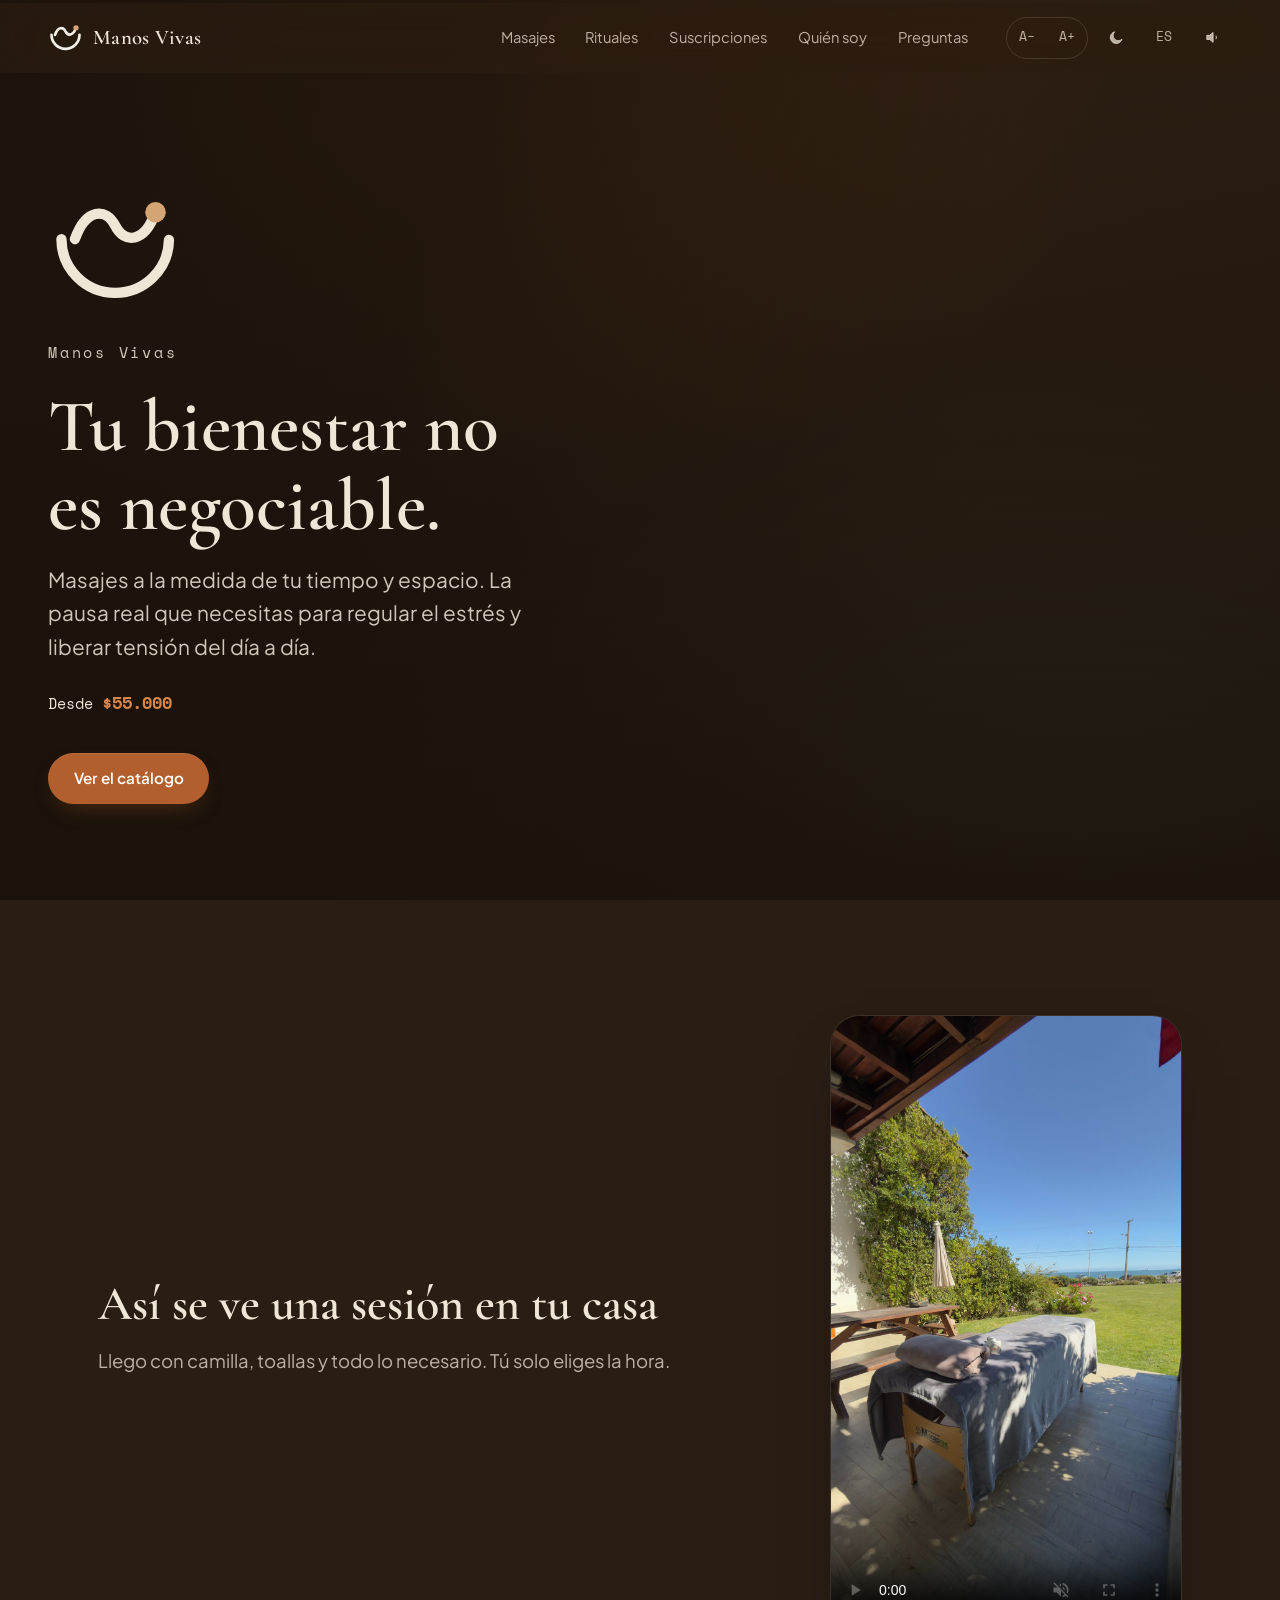
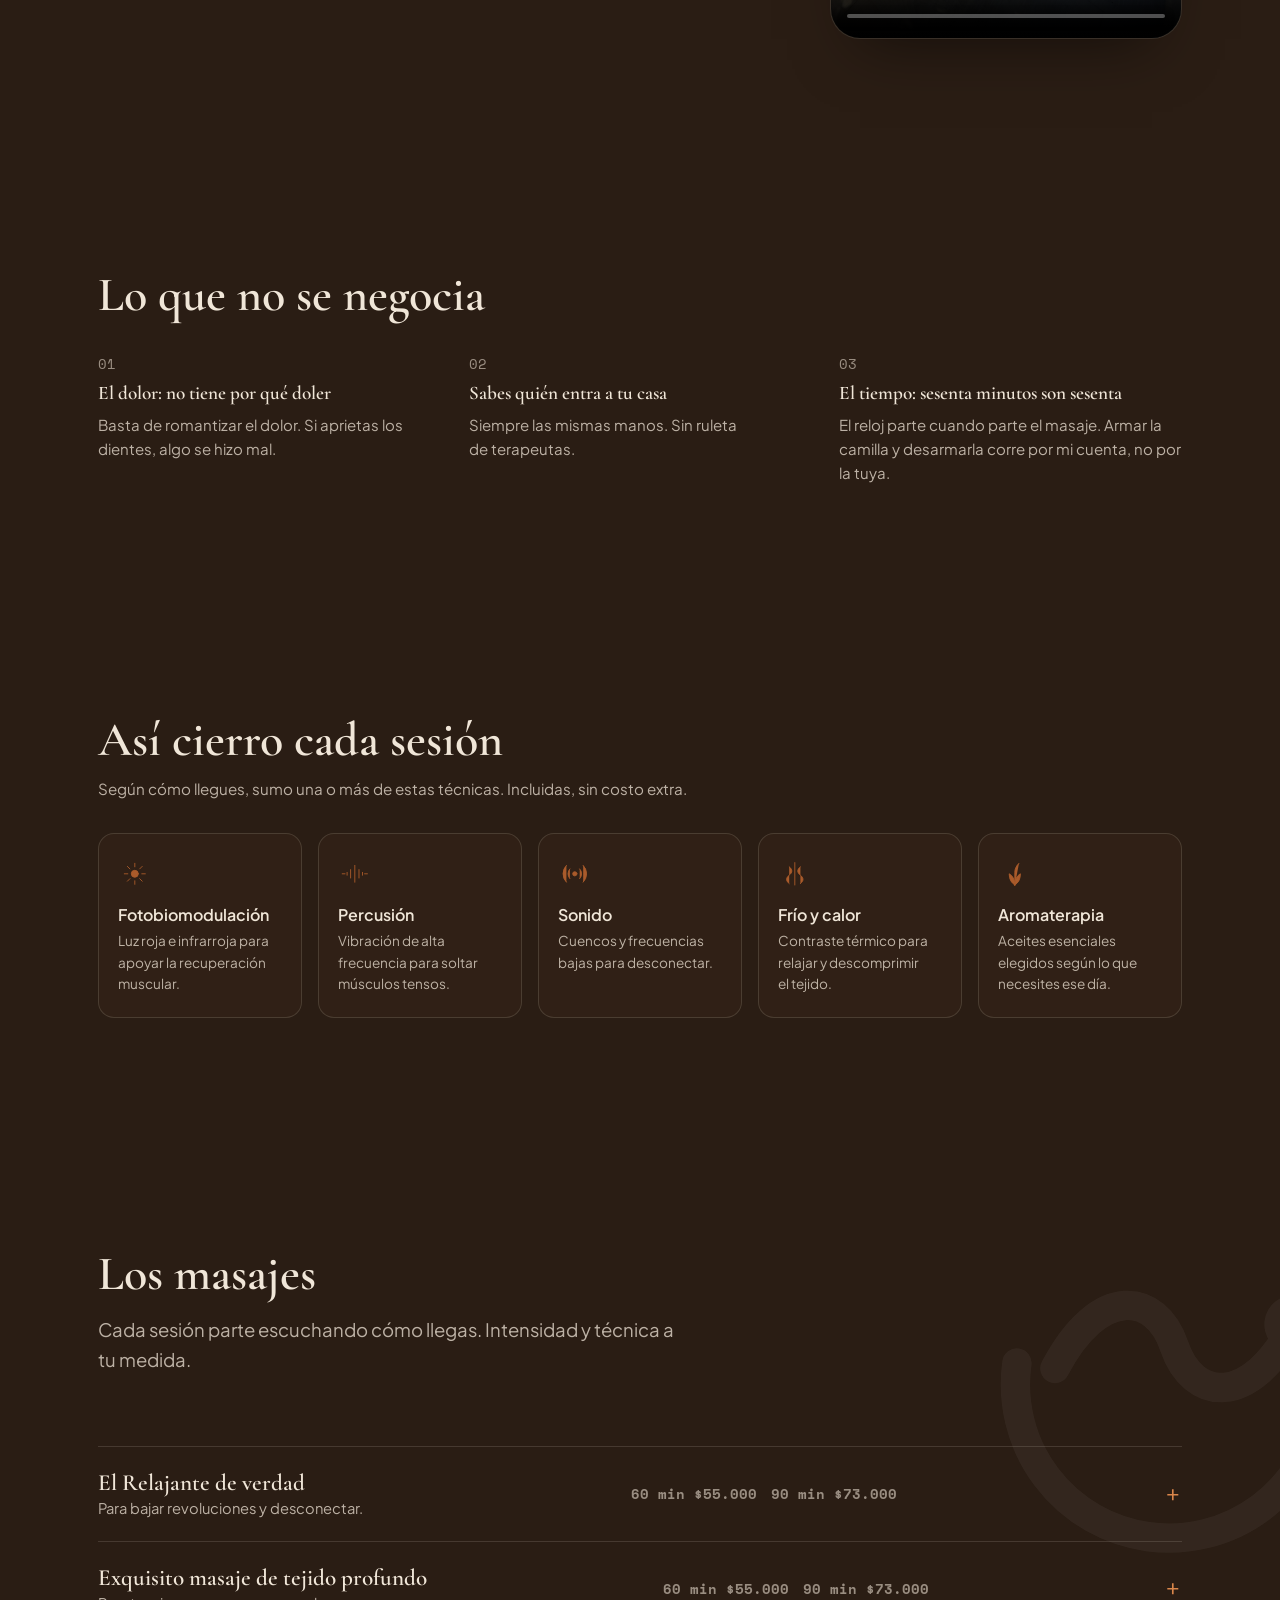
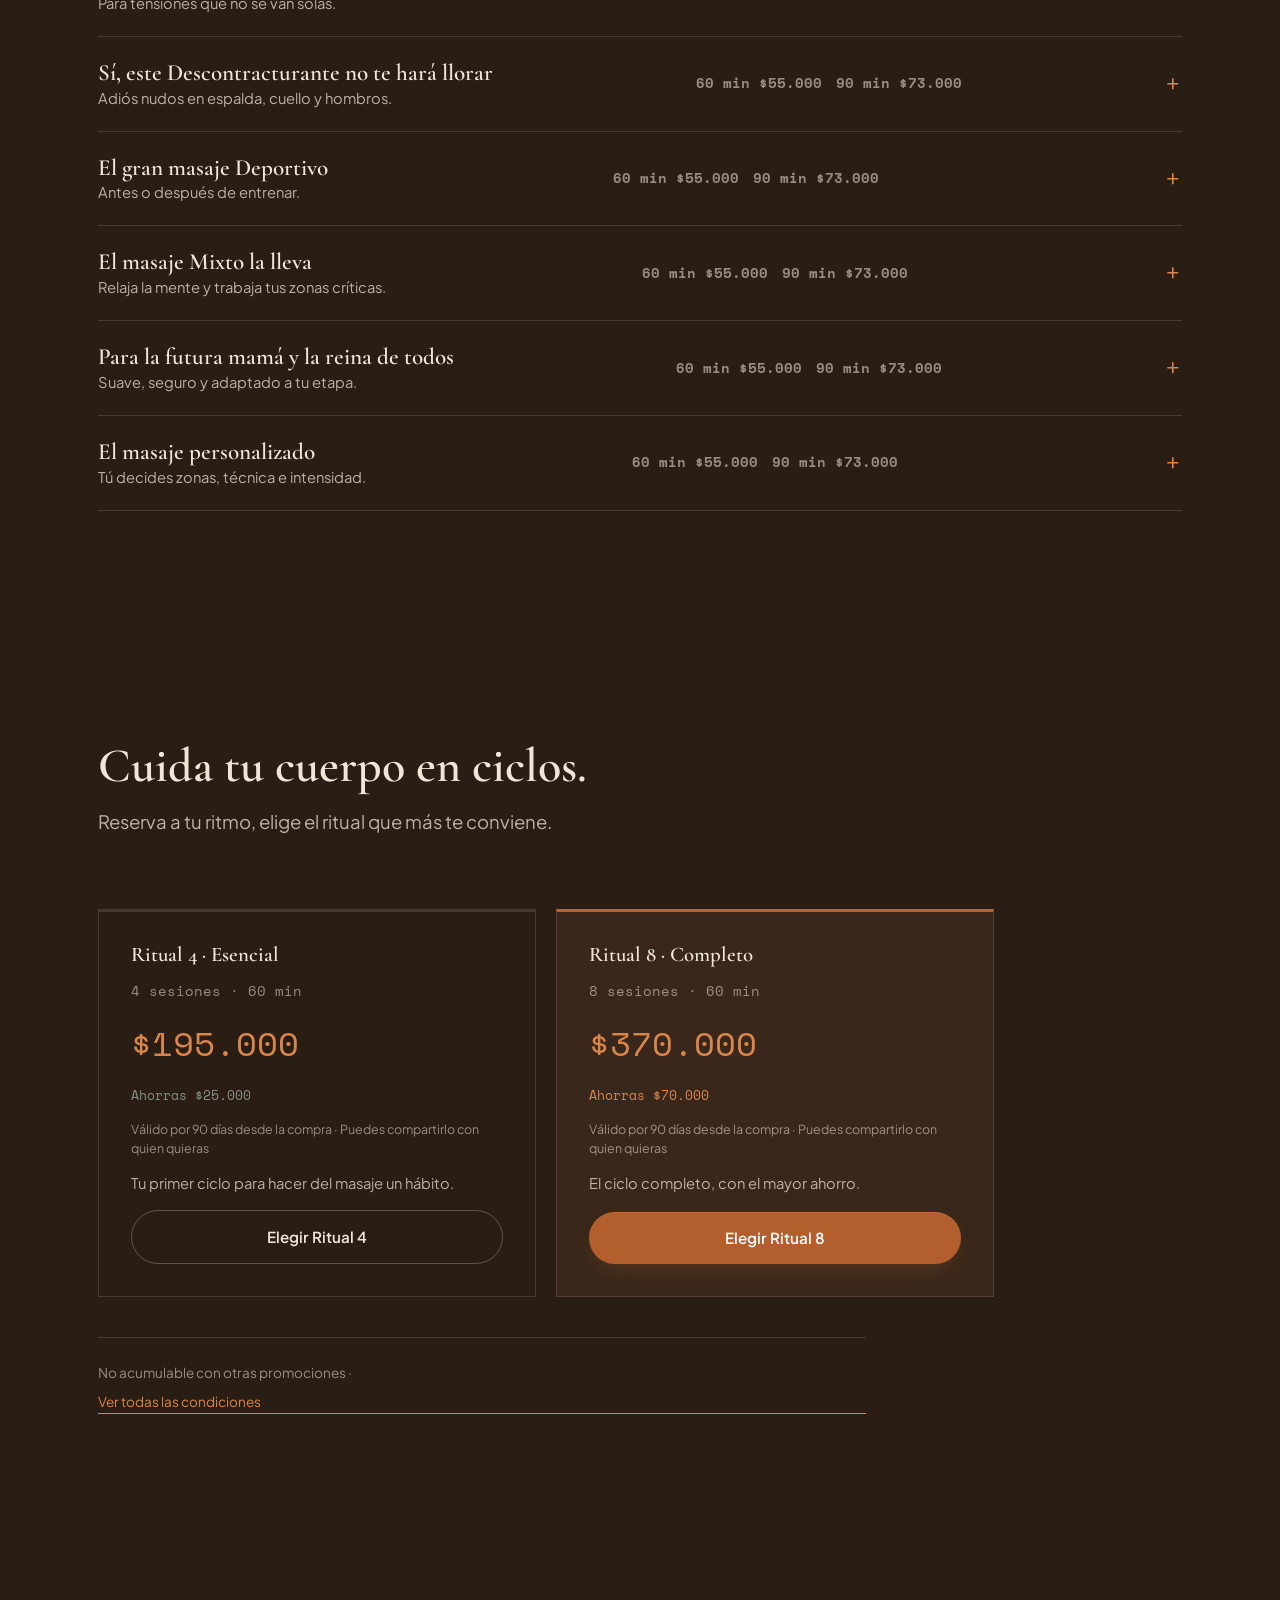
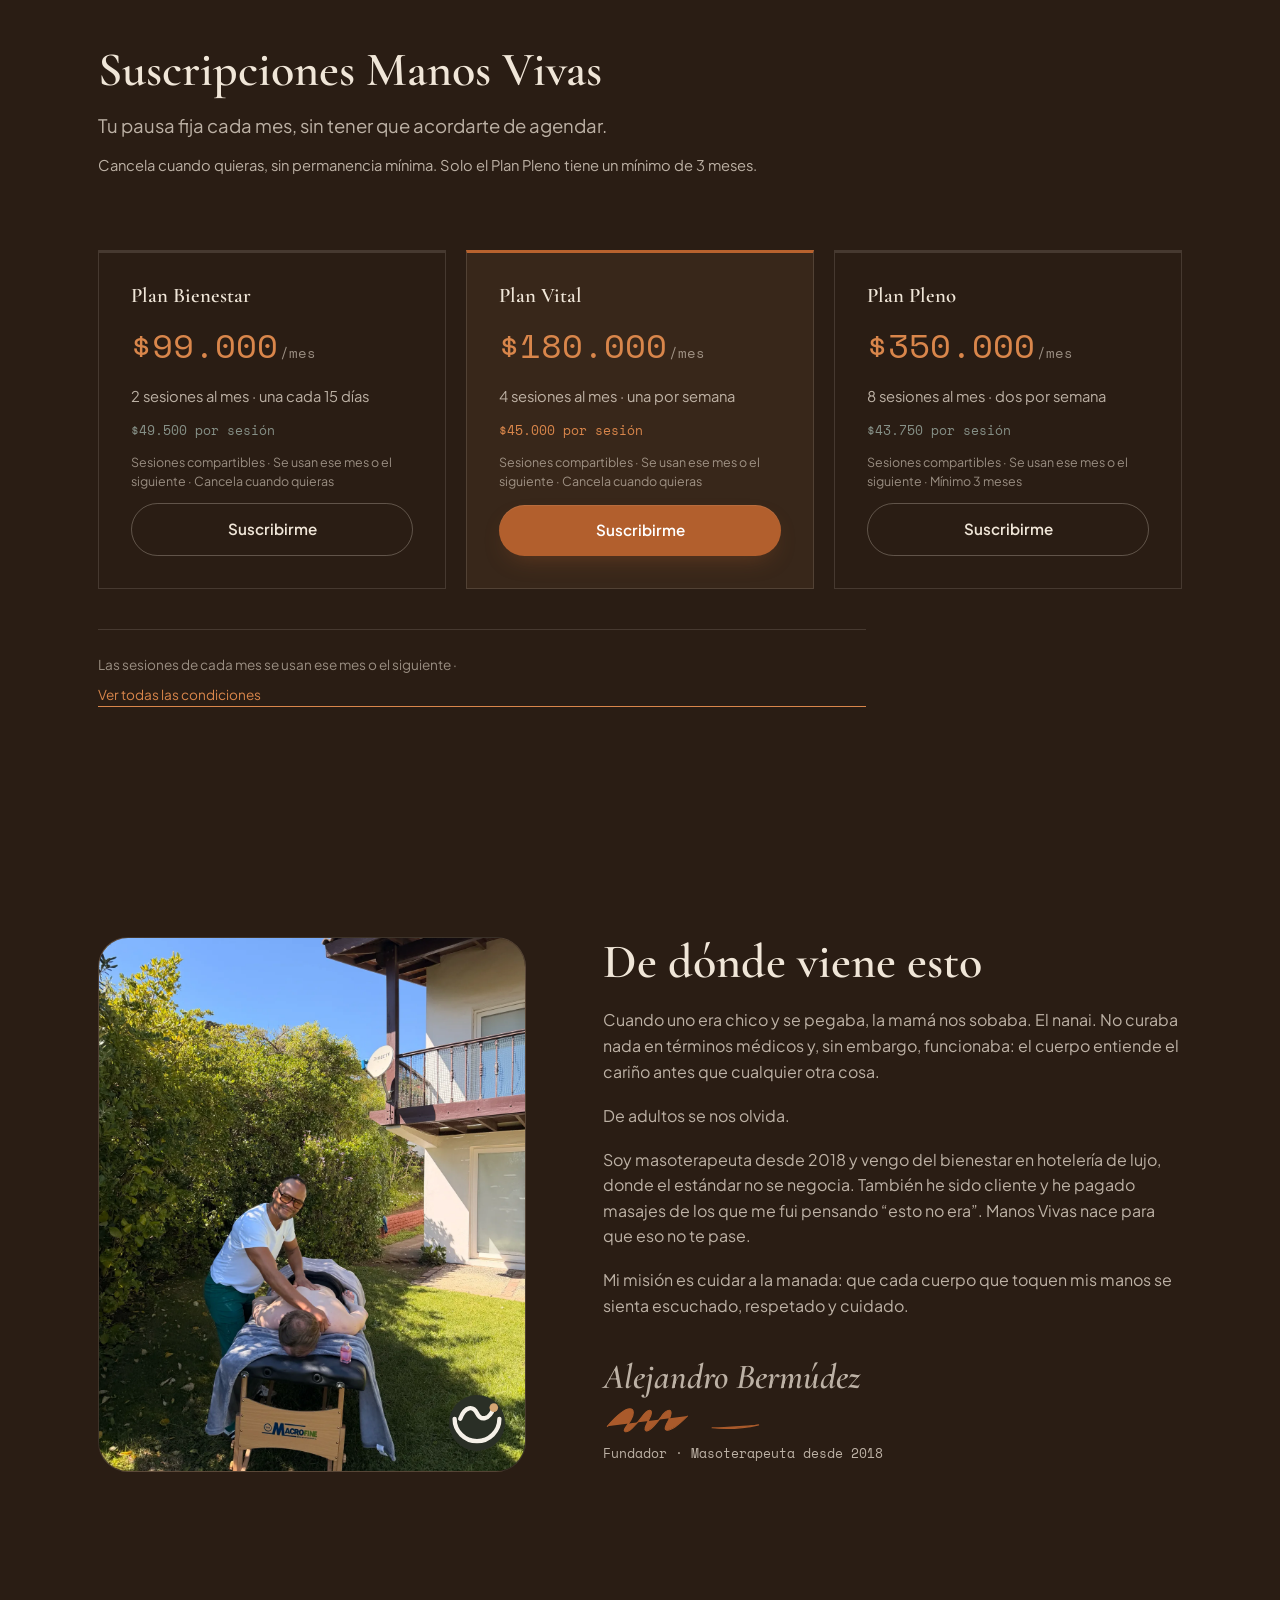
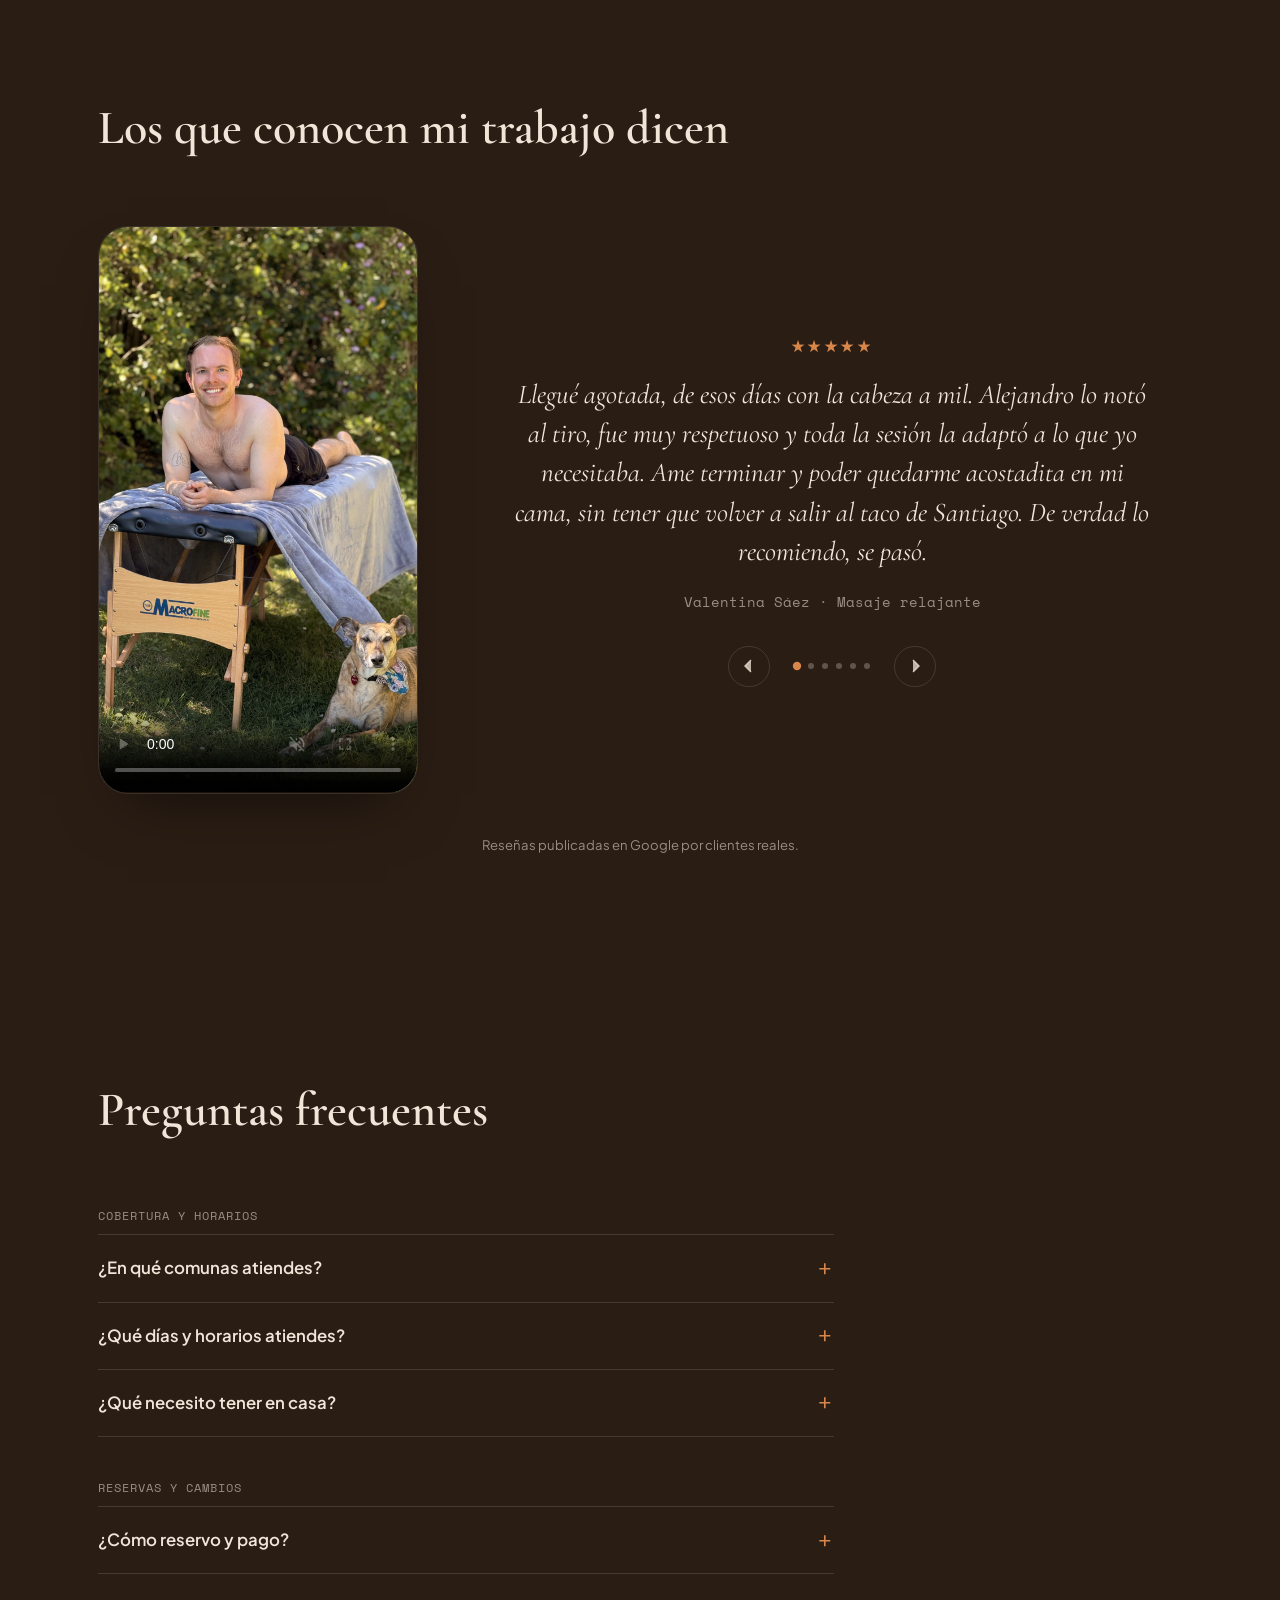
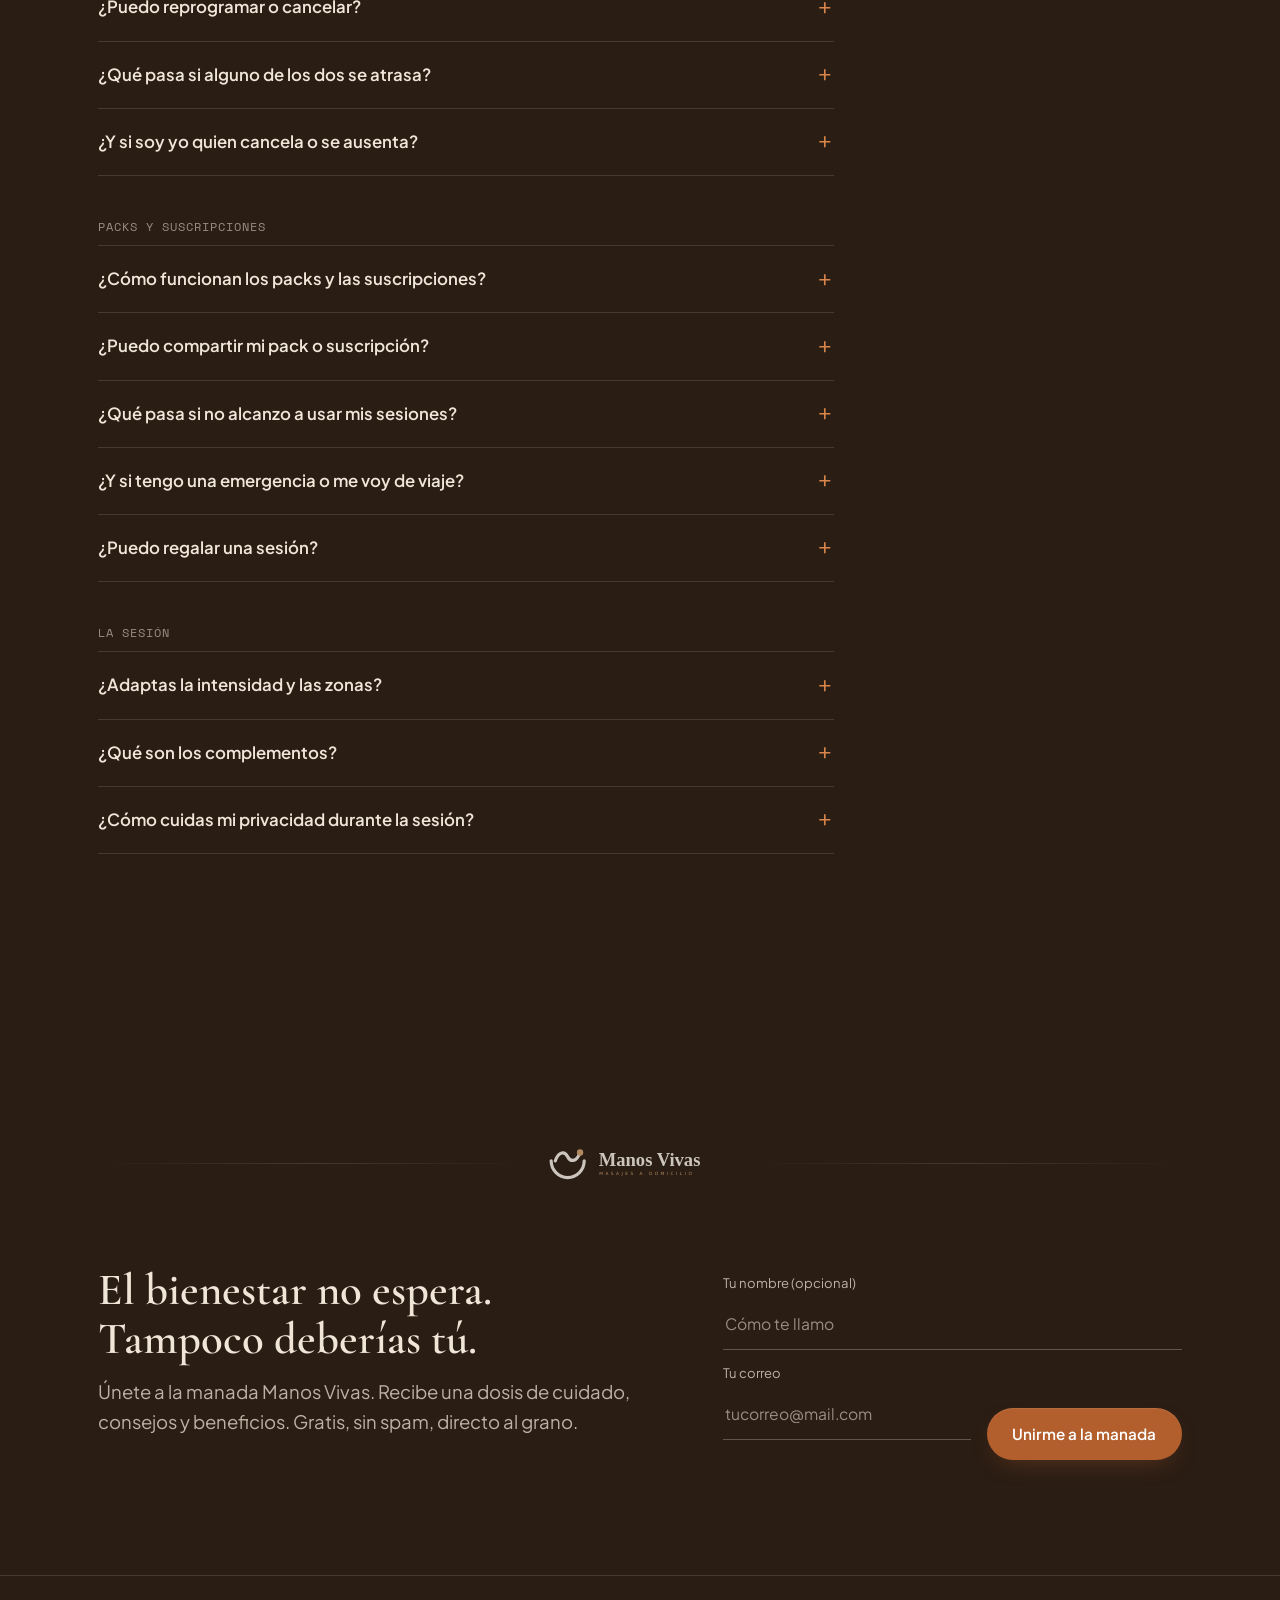
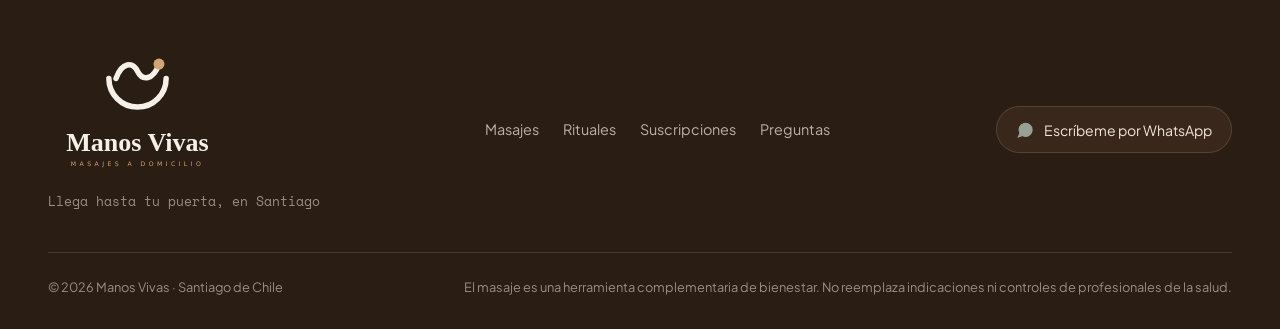
<file: index.html>
<!DOCTYPE html>
<html lang="es-CL" data-tema="noche">
<head>
  <meta charset="UTF-8">
  <meta name="viewport" content="width=device-width, initial-scale=1.0">
  <title>Manos Vivas — Masajes a domicilio en Santiago</title>
  <meta name="description" content="Masajes a domicilio en Santiago. Tu bienestar no es negociable: sesiones a la medida de tu tiempo y tu espacio, desde $55.000.">
  <link rel="icon" type="image/svg+xml" href="assets/logo/manos-vivas-logo.svg">
  <link rel="icon" type="image/png" sizes="64x64" href="assets/logo/manos-vivas-favicon-64.png">
  <link rel="apple-touch-icon" sizes="180x180" href="assets/logo/manos-vivas-favicon-180.png">
  <link rel="preconnect" href="https://fonts.googleapis.com">
  <link rel="preconnect" href="https://fonts.gstatic.com" crossorigin>
  <link href="https://fonts.googleapis.com/css2?family=Cormorant+Garamond:ital,wght@0,500;0,600;1,600&family=Plus+Jakarta+Sans:wght@400;600&family=Space+Mono:wght@400&display=swap" rel="stylesheet">
  <link rel="stylesheet" href="css/reset.css">
  <link rel="stylesheet" href="css/layout.css">
  <link rel="stylesheet" href="css/components.css">
  <link rel="stylesheet" href="css/animations.css">
</head>
<body>
  <a class="sr-solo" href="#contenido">Saltar al contenido</a>
  <div class="textura-grano" aria-hidden="true"></div>

  <div class="barra-progreso" aria-hidden="true">
    <div class="barra-progreso__relleno" data-progreso-scroll></div>
  </div>

  <header class="nav" data-nav>
    <div class="nav__inner contenedor contenedor--ancho">
      <a class="nav__logo" href="#inicio" aria-label="Manos Vivas, ir al inicio">
        <img class="logo-marca logo--claro" src="assets/logo/manos-vivas-logo-negativo.svg" alt="" width="36" height="36">
        <img class="logo-marca logo--oscuro" src="assets/logo/manos-vivas-logo.svg" alt="" width="36" height="36">
        <span class="nav__logo-texto">Manos Vivas</span>
      </a>

      <div class="nav__grupo" data-nav-grupo>
      <nav class="nav__links" aria-label="Navegación principal">
        <a href="#catalogo">Masajes</a>
        <a href="#rituales">Rituales</a>
        <a href="#suscripciones">Suscripciones</a>
        <a href="#historia">Quién soy</a>
        <a href="#faq">Preguntas</a>
      </nav>

      <div class="nav__utilidades" role="group" aria-label="Accesibilidad y preferencias">
        <div class="util-par">
          <button class="util-btn" type="button" data-accion="fuente-menos" aria-label="Reducir tamaño de letra">A−</button>
          <button class="util-btn" type="button" data-accion="fuente-mas" aria-label="Aumentar tamaño de letra">A+</button>
        </div>

        <button class="util-btn" type="button" data-accion="tema" aria-label="Cambiar entre modo día y noche" aria-pressed="false">
          <svg viewBox="0 0 24 24" fill="none" stroke="currentColor" stroke-width="1.4" aria-hidden="true">
            <path d="M20 14.5A8.5 8.5 0 1 1 9.5 4a7 7 0 0 0 10.5 10.5Z"/>
          </svg>
          <span class="util-btn__etiqueta">Modo día</span>
        </button>

        <button class="util-btn" type="button" data-accion="idioma" aria-label="Cambiar idioma">
          <span>ES</span>
          <span class="util-btn__etiqueta">Idioma</span>
        </button>

        <button class="util-btn" type="button" data-accion="sonido" aria-label="Activar sonido ambiente" aria-pressed="false">
          <svg viewBox="0 0 24 24" fill="none" stroke="currentColor" stroke-width="1.4" aria-hidden="true">
            <path d="M4 9v6h4l5 4V5L8 9H4Z"/>
            <path d="M17 9.5c.9 1.6.9 3.4 0 5"/>
          </svg>
          <span class="util-btn__etiqueta">Sonido ambiente</span>
        </button>
      </div>
      </div>

      <button class="nav__menu-movil" type="button" data-accion="menu-movil" aria-label="Abrir menú" aria-expanded="false"><span></span></button>
    </div>
  </header>

  <main id="contenido">

    <!-- ============ HERO ============ -->
    <section class="hero" id="inicio">
      <div class="hero__fondo">
        <!-- data-src-movil queda vacío hasta que exista una versión liviana:
             mientras tanto el móvil usa el mismo archivo de escritorio. -->
        <video class="hero__video" data-hero-video muted loop playsinline preload="none"
               poster="assets/images/hero-poster.jpg"
               data-src-escritorio="assets/videos/hero.mp4"
               data-src-movil=""></video>
        <div class="hero__overlay"></div>
      </div>

      <div class="contenedor contenedor--ancho">
        <div class="hero__contenido">
          <!-- El logo abre la secuencia: se dibuja el arco (la mano que
               sostiene), luego la onda (la caricia) y al final asciende el
               punto (la vida). Recién ahí entra el texto. Va en línea para
               poder animar cada trazo; el arte es el mismo de
               assets/logo/manos-vivas-logo.svg -->
          <svg class="hero__logo solo-escritorio" viewBox="20 32.5 60 60" role="img" aria-label="Manos Vivas">
            <path class="logo-trazo logo-arco" pathLength="100" d="M26 58a24 24 0 0 0 48 0"/>
            <path class="logo-trazo logo-onda" pathLength="100" d="M32 58C37 44 46 44 50 52S63 60 68 46"/>
            <circle class="logo-punto" cx="68" cy="46" r="4.6"/>
          </svg>

          <!-- Texto normal a propósito: el despliegue letra por letra lo
               arma interactions.js solo como efecto de entrada. Si el JS no
               corre, se lee "Manos Vivas" sin espacios raros. -->
          <p class="hero__marca solo-escritorio" data-marca-animada>Manos Vivas</p>
          <h1 class="hero__titulo">Tu bienestar no es negociable.</h1>
          <p class="hero__subtitulo solo-escritorio">Masajes a la medida de tu tiempo y espacio. La pausa real que necesitas para regular el estrés y liberar tensión del día a día.</p>
          <p class="hero__subtitulo solo-movil">Masaje profundo a domicilio. Tu tiempo, tu espacio, cero tensión.</p>

          <div class="hero__meta solo-escritorio">
            <p class="hero__badge-precio">Desde <strong>$55.000</strong><span data-oferta-lanzamiento> · Oferta de lanzamiento hasta el 11 de octubre</span></p>
          </div>
          <p class="hero__meta hero__badge-precio solo-movil">Desde <strong>$55.000</strong><span data-oferta-lanzamiento> · Oferta de lanzamiento hasta el 11 de octubre</span></p>

          <div class="hero__acciones">
            <a class="boton boton--primario solo-escritorio" href="#catalogo">Ver el catálogo</a>
            <a class="boton boton--secundario solo-escritorio" href="#lanzamiento" data-oferta-lanzamiento>Ver oferta de lanzamiento</a>
            <a class="boton boton--primario solo-movil" href="#catalogo">Ver los masajes</a>
          </div>
        </div>
      </div>
    </section>

    <!-- ============ EXPERIENCIA (video vertical) ============ -->
    <section class="experiencia" id="experiencia">
      <div class="contenedor">
        <div class="experiencia__grid">
          <div class="experiencia__texto revelar">
            <h2 class="titulo-seccion">Así se ve una sesión en tu casa</h2>
            <p class="texto-lead">Llego con camilla, toallas y todo lo necesario. Tú solo eliges la hora.</p>
          </div>

          <!-- Video vertical (1080x1920): no es fondo decorativo, dura 36s
               y tiene audio, así que lleva controles y parte en silencio. -->
          <figure class="experiencia__video revelar">
            <video data-video-experiencia controls muted playsinline preload="metadata"
                   poster="assets/images/camilla-jardin-mar.jpg">
              <source src="assets/videos/experiencia-diego.mp4" type="video/mp4">
            </video>
          </figure>
        </div>
      </div>
    </section>

    <!-- ============ LO QUE NO SE NEGOCIA ============ -->
    <section class="no-negociable" id="no-negociable">
      <div class="contenedor">
        <div class="historia__no-negociable revelar">
          <h2 class="titulo-seccion">Lo que no se negocia</h2>
          <div class="no-negociable__grid">
            <article>
              <p class="no-negociable__numero">01</p>
              <h3 class="no-negociable__titulo">El dolor: no tiene por qué doler</h3>
              <p class="no-negociable__texto">Basta de romantizar el dolor. Si aprietas los dientes, algo se hizo mal.</p>
            </article>
            <article>
              <p class="no-negociable__numero">02</p>
              <h3 class="no-negociable__titulo">Sabes quién entra a tu casa</h3>
              <p class="no-negociable__texto">Siempre las mismas manos. Sin ruleta de terapeutas.</p>
            </article>
            <article>
              <p class="no-negociable__numero">03</p>
              <h3 class="no-negociable__titulo">El tiempo: sesenta minutos son sesenta</h3>
              <p class="no-negociable__texto">El reloj parte cuando parte el masaje. Armar la camilla y desarmarla corre por mi cuenta, no por la tuya.</p>
            </article>
          </div>
        </div>
      </div>
    </section>

    <!-- ============ ASÍ CIERRO CADA SESIÓN ============ -->
    <section class="cierre" id="cierre">
      <div class="contenedor">
        <!-- Herramientas con las que se remata la
             sesión. No se venden por separado, así que no llevan precio
             ni botón: son parte de cómo termina el masaje. -->
        <div class="remate revelar">
          <h2 class="remate__titulo">Así cierro cada sesión</h2>
          <p class="remate__intro">Según cómo llegues, sumo una o más de estas técnicas. Incluidas, sin costo extra.</p>

          <ul class="remate__hilera">
            <li class="remate__item">
              <svg class="remate__icono" viewBox="0 0 48 48" fill="none" stroke="currentColor" stroke-width="1.3" stroke-linecap="round" aria-hidden="true">
                <circle cx="24" cy="24" r="5"/>
                <path d="M24 9v5M24 34v5M9 24h5M34 24h5M13.4 13.4l3.6 3.6M31 31l3.6 3.6M34.6 13.4L31 17M17 31l-3.6 3.6"/>
              </svg>
              <h3 class="remate__nombre">Fotobiomodulación</h3>
              <p class="remate__texto">Luz roja e infrarroja para apoyar la recuperación muscular.</p>
            </li>

            <li class="remate__item">
              <svg class="remate__icono" viewBox="0 0 48 48" fill="none" stroke="currentColor" stroke-width="1.3" stroke-linecap="round" aria-hidden="true">
                <path d="M6 24h4M38 24h4"/>
                <path d="M13 22v4M18 18v12M24 12v24M30 18v12M35 22v4"/>
              </svg>
              <h3 class="remate__nombre">Percusión</h3>
              <p class="remate__texto">Vibración de alta frecuencia para soltar músculos tensos.</p>
            </li>

            <li class="remate__item">
              <svg class="remate__icono" viewBox="0 0 48 48" fill="none" stroke="currentColor" stroke-width="1.3" stroke-linecap="round" aria-hidden="true">
                <circle cx="24" cy="24" r="3"/>
                <path d="M31 17a10 10 0 0 1 0 14M17 31a10 10 0 0 1 0-14"/>
                <path d="M36 12a17 17 0 0 1 0 24M12 36a17 17 0 0 1 0-24"/>
              </svg>
              <h3 class="remate__nombre">Sonido</h3>
              <p class="remate__texto">Cuencos y frecuencias bajas para desconectar.</p>
            </li>

            <li class="remate__item">
              <svg class="remate__icono" viewBox="0 0 48 48" fill="none" stroke="currentColor" stroke-width="1.3" stroke-linecap="round" aria-hidden="true">
                <path d="M24 8v32"/>
                <path d="M16 14c5 4 5 8 0 12s-5 8 0 12"/>
                <path d="M32 14c-5 4-5 8 0 12s5 8 0 12"/>
              </svg>
              <h3 class="remate__nombre">Frío y calor</h3>
              <p class="remate__texto">Contraste térmico para relajar y descomprimir el tejido.</p>
            </li>

            <li class="remate__item">
              <svg class="remate__icono" viewBox="0 0 48 48" fill="none" stroke="currentColor" stroke-width="1.3" stroke-linecap="round" aria-hidden="true">
                <path d="M24 40c0-8 3-13 8-16 0 8-3 13-8 16Z"/>
                <path d="M24 40c0-8-3-13-8-16 0 8 3 13 8 16Z"/>
                <path d="M24 40V22c0-5 2-9 6-13"/>
              </svg>
              <h3 class="remate__nombre">Aromaterapia</h3>
              <p class="remate__texto">Aceites esenciales elegidos según lo que necesites ese día.</p>
            </li>
          </ul>
        </div>
      </div>
    </section>

    <!-- ============ CATÁLOGO ============ -->
    <section class="catalogo" id="catalogo">
      <!-- Marca de agua: monotinta, que es la versión que el manual pide
           sobre fondos con textura (acá, el grano de fondo). -->
      <img class="marca-agua marca-agua--derecha logo--claro" src="assets/logo/manos-vivas-logo-monotinta-blanco.svg" alt="" aria-hidden="true">
      <img class="marca-agua marca-agua--derecha logo--oscuro" src="assets/logo/manos-vivas-logo-monotinta-negro.svg" alt="" aria-hidden="true">
      <div class="contenedor">
        <header class="seccion__cabecera revelar">
          <h2 class="titulo-seccion">Los masajes</h2>
          <p class="texto-lead">Cada sesión parte escuchando cómo llegas. Intensidad y técnica a tu medida.</p>
        </header>

        <div class="catalogo__lista revelar" data-acordeon="catalogo">

          <article class="fila-acordeon" data-servicio="El Relajante de verdad" data-precio60="55000" data-precio90="73000">
            <h3>
              <button class="fila-acordeon__cabecera" type="button" aria-expanded="false" aria-controls="masaje-1">
                <span>
                  <span class="catalogo__titulo-fila">El Relajante de verdad</span>
                  <span class="catalogo__resumen">Para bajar revoluciones y desconectar.</span>
                </span>
                <span class="catalogo__precios-mini"><span>60 min $55.000</span><span>90 min $73.000</span></span>
                <svg class="fila-acordeon__chevron" viewBox="0 0 16 16" fill="none" stroke="currentColor" stroke-width="1.5" aria-hidden="true"><path d="M8 3v10M3 8h10"/></svg>
              </button>
            </h3>
            <div class="fila-acordeon__panel" id="masaje-1">
              <div class="fila-acordeon__cuerpo">
                <div class="catalogo__cuerpo-interior">
                  <p class="catalogo__descripcion">Para cuando andas sobrepasado, duermes mal o no logras desconectar.</p>
                  <div class="catalogo__duraciones">
                    <div class="opcion-duracion">
                      <span class="opcion-duracion__tiempo">60 min</span>
                      <span class="opcion-duracion__precio">$55.000</span>
                      <button class="boton boton--primario boton--pequeno" type="button" data-reservar data-duracion="60">Seleccionar</button>
                    </div>
                    <div class="opcion-duracion">
                      <span class="opcion-duracion__tiempo">90 min</span>
                      <span class="opcion-duracion__precio">$73.000</span>
                      <button class="boton boton--primario boton--pequeno" type="button" data-reservar data-duracion="90">Seleccionar</button>
                    </div>
                  </div>
                  <p class="catalogo__nota">Puedes sumar complementos al reservar, desde $10.000.</p>
                </div>
              </div>
            </div>
          </article>

          <article class="fila-acordeon" data-servicio="Exquisito masaje de tejido profundo" data-precio60="55000" data-precio90="73000">
            <h3>
              <button class="fila-acordeon__cabecera" type="button" aria-expanded="false" aria-controls="masaje-2">
                <span>
                  <span class="catalogo__titulo-fila">Exquisito masaje de tejido profundo</span>
                  <span class="catalogo__resumen">Para tensiones que no se van solas.</span>
                </span>
                <span class="catalogo__precios-mini"><span>60 min $55.000</span><span>90 min $73.000</span></span>
                <svg class="fila-acordeon__chevron" viewBox="0 0 16 16" fill="none" stroke="currentColor" stroke-width="1.5" aria-hidden="true"><path d="M8 3v10M3 8h10"/></svg>
              </button>
            </h3>
            <div class="fila-acordeon__panel" id="masaje-2">
              <div class="fila-acordeon__cuerpo">
                <div class="catalogo__cuerpo-interior">
                  <p class="catalogo__descripcion">Funciona muy bien para quienes están corriendo todo el día y con mucha sobrecarga. Es recomendable para personas activas o con tensión muscular recurrente. Ayuda a mejorar la rigidez, la movilidad y la recuperación corporal.</p>
                  <div class="catalogo__duraciones">
                    <div class="opcion-duracion">
                      <span class="opcion-duracion__tiempo">60 min</span>
                      <span class="opcion-duracion__precio">$55.000</span>
                      <button class="boton boton--primario boton--pequeno" type="button" data-reservar data-duracion="60">Seleccionar</button>
                    </div>
                    <div class="opcion-duracion">
                      <span class="opcion-duracion__tiempo">90 min</span>
                      <span class="opcion-duracion__precio">$73.000</span>
                      <button class="boton boton--primario boton--pequeno" type="button" data-reservar data-duracion="90">Seleccionar</button>
                    </div>
                  </div>
                  <p class="catalogo__nota">Puedes sumar complementos al reservar, desde $10.000.</p>
                </div>
              </div>
            </div>
          </article>

          <article class="fila-acordeon" data-servicio="Sí, este Descontracturante no te hará llorar" data-precio60="55000" data-precio90="73000">
            <h3>
              <button class="fila-acordeon__cabecera" type="button" aria-expanded="false" aria-controls="masaje-3">
                <span>
                  <span class="catalogo__titulo-fila">Sí, este Descontracturante no te hará llorar</span>
                  <span class="catalogo__resumen">Adiós nudos en espalda, cuello y hombros.</span>
                </span>
                <span class="catalogo__precios-mini"><span>60 min $55.000</span><span>90 min $73.000</span></span>
                <svg class="fila-acordeon__chevron" viewBox="0 0 16 16" fill="none" stroke="currentColor" stroke-width="1.5" aria-hidden="true"><path d="M8 3v10M3 8h10"/></svg>
              </button>
            </h3>
            <div class="fila-acordeon__panel" id="masaje-3">
              <div class="fila-acordeon__cuerpo">
                <div class="catalogo__cuerpo-interior">
                  <p class="catalogo__descripcion">Trabaja zonas de carga muscular con presión adaptada a tu tolerancia y necesidades. Es ideal si pasas muchas horas sentado, frente a pantallas, manejando o cargando tensión en el cuerpo. Es uno de mis favoritos.</p>
                  <div class="catalogo__duraciones">
                    <div class="opcion-duracion">
                      <span class="opcion-duracion__tiempo">60 min</span>
                      <span class="opcion-duracion__precio">$55.000</span>
                      <button class="boton boton--primario boton--pequeno" type="button" data-reservar data-duracion="60">Seleccionar</button>
                    </div>
                    <div class="opcion-duracion">
                      <span class="opcion-duracion__tiempo">90 min</span>
                      <span class="opcion-duracion__precio">$73.000</span>
                      <button class="boton boton--primario boton--pequeno" type="button" data-reservar data-duracion="90">Seleccionar</button>
                    </div>
                  </div>
                  <p class="catalogo__nota">Puedes sumar complementos al reservar, desde $10.000.</p>
                </div>
              </div>
            </div>
          </article>

          <article class="fila-acordeon" data-servicio="El gran masaje Deportivo" data-precio60="55000" data-precio90="73000">
            <h3>
              <button class="fila-acordeon__cabecera" type="button" aria-expanded="false" aria-controls="masaje-4">
                <span>
                  <span class="catalogo__titulo-fila">El gran masaje Deportivo</span>
                  <span class="catalogo__resumen">Antes o después de entrenar.</span>
                </span>
                <span class="catalogo__precios-mini"><span>60 min $55.000</span><span>90 min $73.000</span></span>
                <svg class="fila-acordeon__chevron" viewBox="0 0 16 16" fill="none" stroke="currentColor" stroke-width="1.5" aria-hidden="true"><path d="M8 3v10M3 8h10"/></svg>
              </button>
            </h3>
            <div class="fila-acordeon__panel" id="masaje-4">
              <div class="fila-acordeon__cuerpo">
                <div class="catalogo__cuerpo-interior">
                  <p class="catalogo__descripcion">Es maravilloso y muy útil antes de una actividad para preparar el cuerpo, o después para acompañar la recuperación. Está pensado para quienes entrenan, compiten o mantienen una vida físicamente activa.</p>
                  <div class="catalogo__duraciones">
                    <div class="opcion-duracion">
                      <span class="opcion-duracion__tiempo">60 min</span>
                      <span class="opcion-duracion__precio">$55.000</span>
                      <button class="boton boton--primario boton--pequeno" type="button" data-reservar data-duracion="60">Seleccionar</button>
                    </div>
                    <div class="opcion-duracion">
                      <span class="opcion-duracion__tiempo">90 min</span>
                      <span class="opcion-duracion__precio">$73.000</span>
                      <button class="boton boton--primario boton--pequeno" type="button" data-reservar data-duracion="90">Seleccionar</button>
                    </div>
                  </div>
                  <p class="catalogo__nota">Puedes sumar complementos al reservar, desde $10.000.</p>
                </div>
              </div>
            </div>
          </article>

          <article class="fila-acordeon" data-servicio="El masaje Mixto la lleva" data-precio60="55000" data-precio90="73000">
            <h3>
              <button class="fila-acordeon__cabecera" type="button" aria-expanded="false" aria-controls="masaje-5">
                <span>
                  <span class="catalogo__titulo-fila">El masaje Mixto la lleva</span>
                  <span class="catalogo__resumen">Relaja la mente y trabaja tus zonas críticas.</span>
                </span>
                <span class="catalogo__precios-mini"><span>60 min $55.000</span><span>90 min $73.000</span></span>
                <svg class="fila-acordeon__chevron" viewBox="0 0 16 16" fill="none" stroke="currentColor" stroke-width="1.5" aria-hidden="true"><path d="M8 3v10M3 8h10"/></svg>
              </button>
            </h3>
            <div class="fila-acordeon__panel" id="masaje-5">
              <div class="fila-acordeon__cuerpo">
                <div class="catalogo__cuerpo-interior">
                  <p class="catalogo__descripcion">Combina una base relajante con trabajo descontracturante en áreas específicas. Es una buena elección si buscas bajar el estrés sin dejar de atender cuello, espalda, hombros u otras zonas cargadas. Una sesión equilibrada cuando el cansancio es físico y emocional a la vez.</p>
                  <div class="catalogo__duraciones">
                    <div class="opcion-duracion">
                      <span class="opcion-duracion__tiempo">60 min</span>
                      <span class="opcion-duracion__precio">$55.000</span>
                      <button class="boton boton--primario boton--pequeno" type="button" data-reservar data-duracion="60">Seleccionar</button>
                    </div>
                    <div class="opcion-duracion">
                      <span class="opcion-duracion__tiempo">90 min</span>
                      <span class="opcion-duracion__precio">$73.000</span>
                      <button class="boton boton--primario boton--pequeno" type="button" data-reservar data-duracion="90">Seleccionar</button>
                    </div>
                  </div>
                  <p class="catalogo__nota">Puedes sumar complementos al reservar, desde $10.000.</p>
                </div>
              </div>
            </div>
          </article>

          <article class="fila-acordeon" data-servicio="Para la futura mamá y la reina de todos" data-precio60="55000" data-precio90="73000">
            <h3>
              <button class="fila-acordeon__cabecera" type="button" aria-expanded="false" aria-controls="masaje-6">
                <span>
                  <span class="catalogo__titulo-fila">Para la futura mamá y la reina de todos</span>
                  <span class="catalogo__resumen">Suave, seguro y adaptado a tu etapa.</span>
                </span>
                <span class="catalogo__precios-mini"><span>60 min $55.000</span><span>90 min $73.000</span></span>
                <svg class="fila-acordeon__chevron" viewBox="0 0 16 16" fill="none" stroke="currentColor" stroke-width="1.5" aria-hidden="true"><path d="M8 3v10M3 8h10"/></svg>
              </button>
            </h3>
            <div class="fila-acordeon__panel" id="masaje-6">
              <div class="fila-acordeon__cuerpo">
                <div class="catalogo__cuerpo-interior">
                  <p class="catalogo__descripcion">Indispensable para ayudarte a alivianar la sensación de carga corporal, lumbar y el cansancio de las piernas. Maniobras lentas y delicadas orientadas a favorecer el retorno de líquidos y la sensación de descanso en el cuerpo. Puede ser una alternativa para piernas cansadas, sensación de hinchazón o acompañamiento de bienestar postoperatorio con autorización médica. No reemplaza indicaciones ni controles de profesionales de salud.</p>
                  <div class="catalogo__duraciones">
                    <div class="opcion-duracion">
                      <span class="opcion-duracion__tiempo">60 min</span>
                      <span class="opcion-duracion__precio">$55.000</span>
                      <button class="boton boton--primario boton--pequeno" type="button" data-reservar data-duracion="60">Seleccionar</button>
                    </div>
                    <div class="opcion-duracion">
                      <span class="opcion-duracion__tiempo">90 min</span>
                      <span class="opcion-duracion__precio">$73.000</span>
                      <button class="boton boton--primario boton--pequeno" type="button" data-reservar data-duracion="90">Seleccionar</button>
                    </div>
                  </div>
                  <p class="catalogo__nota">Puedes sumar complementos al reservar, desde $10.000.</p>
                </div>
              </div>
            </div>
          </article>

          <article class="fila-acordeon" data-servicio="El masaje personalizado" data-precio60="55000" data-precio90="73000">
            <h3>
              <button class="fila-acordeon__cabecera" type="button" aria-expanded="false" aria-controls="masaje-7">
                <span>
                  <span class="catalogo__titulo-fila">El masaje personalizado</span>
                  <span class="catalogo__resumen">Tú decides zonas, técnica e intensidad.</span>
                </span>
                <span class="catalogo__precios-mini"><span>60 min $55.000</span><span>90 min $73.000</span></span>
                <svg class="fila-acordeon__chevron" viewBox="0 0 16 16" fill="none" stroke="currentColor" stroke-width="1.5" aria-hidden="true"><path d="M8 3v10M3 8h10"/></svg>
              </button>
            </h3>
            <div class="fila-acordeon__panel" id="masaje-7">
              <div class="fila-acordeon__cuerpo">
                <div class="catalogo__cuerpo-interior">
                  <p class="catalogo__descripcion">Comienzo escuchándote cómo llegas: estrés, cansancio, zonas cargadas, actividad física, descanso o sensibilidad corporal. A partir de eso, adapto las técnicas y la intensidad para crear una sesión a tu medida. Ideal si no sabes qué masaje elegir o si necesitas una experiencia integral.</p>
                  <div class="catalogo__duraciones">
                    <div class="opcion-duracion">
                      <span class="opcion-duracion__tiempo">60 min</span>
                      <span class="opcion-duracion__precio">$55.000</span>
                      <button class="boton boton--primario boton--pequeno" type="button" data-reservar data-duracion="60">Seleccionar</button>
                    </div>
                    <div class="opcion-duracion">
                      <span class="opcion-duracion__tiempo">90 min</span>
                      <span class="opcion-duracion__precio">$73.000</span>
                      <button class="boton boton--primario boton--pequeno" type="button" data-reservar data-duracion="90">Seleccionar</button>
                    </div>
                  </div>
                  <p class="catalogo__nota">Puedes sumar complementos al reservar, desde $10.000.</p>
                </div>
              </div>
            </div>
          </article>

        </div>
      </div>
    </section>

    <!-- ============ LANZAMIENTO ============ -->
    <!-- data-oferta-lanzamiento: interactions.js oculta todo lo marcado así
         cuando vence la oferta (ver FIN_OFERTA_LANZAMIENTO). -->
    <section class="lanzamiento" id="lanzamiento" data-oferta-lanzamiento>
      <div class="contenedor">
        <div class="lanzamiento__panel revelar">
          <div class="lanzamiento__grid">
            <div class="lanzamiento__columna">
              <p class="lanzamiento__insignia">Oferta de lanzamiento · Solo 10 cupos</p>
              <h2 class="lanzamiento__titulo">El ritual de lanzamiento</h2>
              <p class="texto-lead">Dos sesiones para sentir la diferencia de cuidarte seguido, no solo cuando ya no das más.</p>
              <ul class="lanzamiento__lista">
                <li>2 masajes de 60 min</li>
                <li>Cualquier masaje del catálogo</li>
                <li>Válido por 45 días</li>
              </ul>
            </div>

            <div class="lanzamiento__compra">
              <p class="lanzamiento__precios">
                <s class="lanzamiento__precio-antes">$110.000</s>
                <span class="precio precio--grande">$89.990</span>
              </p>
              <p class="lanzamiento__ahorro">Ahorras $20.010</p>
              <p class="lanzamiento__vigencia">Disponible hasta el domingo 11 de octubre o hasta agotar los 10 cupos.</p>
              <button class="boton boton--primario boton--bloque" type="button" data-reservar data-servicio="Ritual de lanzamiento" data-tipo="lanzamiento" data-precio="89990" data-duracion="60">Quiero mi ritual</button>

              <details class="lanzamiento__condiciones">
                <summary>Ver todas las condiciones</summary>
                <ul>
                  <li>Máximo una compra por persona. Puedes compartirlo con quien quieras.</li>
                  <li>Las dos sesiones deben reservarse y utilizarse dentro de los 45 días.</li>
                  <li>No acumulable con packs, suscripciones ni otros descuentos.</li>
                  <li>La versión de 90 minutos no está incluida: se agrega pagando $18.000 por sesión.</li>
                  <li>Los adicionales de tiempo y el drenaje linfático adicional se cobran por separado.</li>
                </ul>
              </details>
            </div>
          </div>
        </div>
      </div>
    </section>

    <!-- ============ RITUALES (packs) ============ -->
    <section class="rituales" id="rituales">
      <div class="contenedor">
        <header class="seccion__cabecera revelar">
          <h2 class="titulo-seccion">Cuida tu cuerpo en ciclos.</h2>
          <p class="texto-lead">Reserva a tu ritmo, elige el ritual que más te conviene.</p>
        </header>

        <!-- En móvil es un carrusel horizontal que abre en el Ritual 8
             (data-carrusel-inicio, ver interactions.js). -->
        <div class="rituales__fila revelar" data-carrusel-movil>
          <article class="ritual-tarjeta">
            <h3 class="ritual-tarjeta__nombre">Ritual 4 · Esencial</h3>
            <p class="ritual-tarjeta__detalle">4 sesiones · 60 min</p>
            <p class="precio precio--grande">$195.000</p>
            <p class="ritual-tarjeta__ahorro">Ahorras $25.000</p>
            <p class="tarjeta-condiciones">Válido por 90 días desde la compra · Puedes compartirlo con quien quieras</p>
            <p class="ritual-tarjeta__texto">Tu primer ciclo para hacer del masaje un hábito.</p>
            <button class="boton boton--secundario boton--bloque" type="button" data-reservar data-servicio="Ritual 4 · Esencial" data-tipo="pack" data-precio="195000" data-duracion="60">Elegir Ritual 4</button>
          </article>

          <article class="ritual-tarjeta ritual-tarjeta--destacado" data-carrusel-inicio>
            <h3 class="ritual-tarjeta__nombre">Ritual 8 · Completo</h3>
            <p class="ritual-tarjeta__detalle">8 sesiones · 60 min</p>
            <p class="precio precio--grande">$370.000</p>
            <p class="ritual-tarjeta__ahorro">Ahorras $70.000</p>
            <p class="tarjeta-condiciones">Válido por 90 días desde la compra · Puedes compartirlo con quien quieras</p>
            <p class="ritual-tarjeta__texto">El ciclo completo, con el mayor ahorro.</p>
            <button class="boton boton--primario boton--bloque" type="button" data-reservar data-servicio="Ritual 8 · Completo" data-tipo="pack" data-precio="370000" data-duracion="60">Elegir Ritual 8</button>
          </article>
        </div>

        <p class="nota-legal revelar">No acumulable con otras promociones · <a href="#faq">Ver todas las condiciones</a></p>
      </div>
    </section>

    <!-- ============ SUSCRIPCIONES ============ -->
    <section class="suscripciones" id="suscripciones">
      <div class="contenedor">
        <header class="seccion__cabecera revelar">
          <h2 class="titulo-seccion">Suscripciones Manos Vivas</h2>
          <p class="texto-lead">Tu pausa fija cada mes, sin tener que acordarte de agendar.</p>
          <p class="suscripciones__condicion">Cancela cuando quieras, sin permanencia mínima. Solo el Plan Pleno tiene un mínimo de 3 meses.</p>
        </header>

        <!-- En móvil es un carrusel horizontal que abre en el Plan Vital
             (data-carrusel-inicio, ver interactions.js). -->
        <div class="suscripciones__fila revelar" data-carrusel-movil>
          <article class="plan-tarjeta">
            <h3 class="plan-tarjeta__nombre">Plan Bienestar</h3>
            <p class="precio precio--grande">$99.000<span class="plan-tarjeta__mes">/mes</span></p>
            <p class="plan-tarjeta__detalle">2 sesiones al mes · una cada 15 días</p>
            <p class="plan-tarjeta__por-sesion">$49.500 por sesión</p>
            <p class="tarjeta-condiciones">Sesiones compartibles · Se usan ese mes o el siguiente · Cancela cuando quieras</p>
            <a class="boton boton--secundario boton--bloque" href="#" data-link-suscripcion="plan-bienestar" target="_blank" rel="noopener">Suscribirme</a>
          </article>

          <article class="plan-tarjeta plan-tarjeta--destacada" data-carrusel-inicio>
            <h3 class="plan-tarjeta__nombre">Plan Vital</h3>
            <p class="precio precio--grande">$180.000<span class="plan-tarjeta__mes">/mes</span></p>
            <p class="plan-tarjeta__detalle">4 sesiones al mes · una por semana</p>
            <p class="plan-tarjeta__por-sesion">$45.000 por sesión</p>
            <p class="tarjeta-condiciones">Sesiones compartibles · Se usan ese mes o el siguiente · Cancela cuando quieras</p>
            <a class="boton boton--primario boton--bloque" href="#" data-link-suscripcion="plan-vital" target="_blank" rel="noopener">Suscribirme</a>
          </article>

          <article class="plan-tarjeta">
            <h3 class="plan-tarjeta__nombre">Plan Pleno</h3>
            <p class="precio precio--grande">$350.000<span class="plan-tarjeta__mes">/mes</span></p>
            <p class="plan-tarjeta__detalle">8 sesiones al mes · dos por semana</p>
            <p class="plan-tarjeta__por-sesion">$43.750 por sesión</p>
            <p class="tarjeta-condiciones">Sesiones compartibles · Se usan ese mes o el siguiente · Mínimo 3 meses</p>
            <a class="boton boton--secundario boton--bloque" href="#" data-link-suscripcion="plan-pleno" target="_blank" rel="noopener">Suscribirme</a>
          </article>
        </div>

        <p class="nota-legal revelar">Las sesiones de cada mes se usan ese mes o el siguiente · <a href="#faq">Ver todas las condiciones</a></p>
      </div>
    </section>



    <!-- ============ HISTORIA ============ -->
    <section class="historia" id="historia">
      <div class="contenedor">
        <div class="historia__grid">
          <div class="historia__retrato revelar">
            <picture>
              <source srcset="assets/images/sobre-mi.webp" type="image/webp">
              <img class="historia__foto" src="assets/images/sobre-mi.jpg" alt="Alejandro Bermúdez dando un masaje en un jardín" width="1200" height="1500" loading="lazy">
            </picture>
            <!-- Negativo con fondo propio: funciona como sello sobre la foto -->
            <img class="historia__insignia" src="assets/logo/manos-vivas-logo-negativo-fondo.svg" alt="" aria-hidden="true">
          </div>

          <div class="historia__texto revelar">
            <h2 class="titulo-seccion">De dónde viene esto</h2>
            <p>Cuando uno era chico y se pegaba, la mamá nos sobaba. El nanai. No curaba nada en términos médicos y, sin embargo, funcionaba: el cuerpo entiende el cariño antes que cualquier otra cosa.</p>
            <p>De adultos se nos olvida.</p>
            <p>Soy masoterapeuta desde 2018 y vengo del bienestar en hotelería de lujo, donde el estándar no se negocia. También he sido cliente y he pagado masajes de los que me fui pensando “esto no era”. Manos Vivas nace para que eso no te pase.</p>
            <p>Mi misión es cuidar a la manada: que cada cuerpo que toquen mis manos se sienta escuchado, respetado y cuidado.</p>

            <div class="historia__firma">
              <p class="historia__firma-nombre">Alejandro Bermúdez</p>
              <svg class="historia__firma-trazo" viewBox="0 0 220 44" fill="none" stroke="currentColor" stroke-width="1.6" stroke-linecap="round" aria-hidden="true">
                <path d="M6 32c14-16 24-24 31-24 6 0 6 8 1 16-5 8-11 13-8 15 4 3 14-7 22-18 5-7 9-11 12-11 4 0 3 6-1 13-4 8-7 13-4 15 4 2 13-8 21-19 4-6 8-9 11-9 4 0 3 7-1 14-4 7-6 12-3 13 5 2 16-6 29-19"/>
                <path d="M150 34c18 2 42 1 64-4"/>
              </svg>
              <p class="historia__firma-cargo">Fundador · Masoterapeuta desde 2018</p>
            </div>
          </div>
        </div>
      </div>
    </section>

    <!-- ============ TESTIMONIOS ============ -->
    <section class="testimonios" id="testimonios">
      <div class="contenedor">
        <header class="seccion__cabecera revelar">
          <h2 class="titulo-seccion">Los que conocen mi trabajo dicen</h2>
        </header>

        <div class="testimonios__grid">
          <!-- Video vertical de una sesión real, con audio del cliente -->
          <figure class="testimonios__video revelar">
            <video data-video-experiencia controls muted playsinline preload="metadata"
                   poster="assets/images/cliente-perro-jardin.jpg">
              <source src="assets/videos/experiencia-providencia.mp4" type="video/mp4">
            </video>
          </figure>

        <div class="testimonios__carrusel revelar" data-carrusel>
          <div class="testimonios__pista" data-carrusel-pista aria-live="polite"></div>

          <div class="testimonios__controles" data-carrusel-controles hidden>
            <button class="testimonios__flecha" type="button" data-carrusel-anterior aria-label="Testimonio anterior">
              <svg viewBox="0 0 16 16" fill="none" stroke="currentColor" stroke-width="1.5" aria-hidden="true"><path d="M10 2 4 8l6 6"/></svg>
            </button>
            <div class="testimonios__puntos" data-carrusel-puntos></div>
            <button class="testimonios__flecha" type="button" data-carrusel-siguiente aria-label="Testimonio siguiente">
              <svg viewBox="0 0 16 16" fill="none" stroke="currentColor" stroke-width="1.5" aria-hidden="true"><path d="M6 2l6 6-6 6"/></svg>
            </button>
          </div>
        </div>
        </div>

        <p class="testimonios__fuente">Reseñas publicadas en Google por clientes reales.</p>
      </div>
    </section>

    <!-- ============ FAQ ============ -->
    <section class="faq" id="faq">
      <div class="contenedor">
        <header class="seccion__cabecera revelar">
          <h2 class="titulo-seccion">Preguntas frecuentes</h2>
        </header>

        <!-- Un solo data-acordeon para las 4 categorías: solo una pregunta
             abierta a la vez en todo el FAQ. -->
        <div class="faq__lista revelar" data-acordeon="faq">
          <div class="faq__grupo">
            <h3 class="faq__grupo-titulo">Cobertura y horarios</h3>
            <article class="fila-acordeon">
              <h4>
                <button class="fila-acordeon__cabecera" type="button" aria-expanded="false" aria-controls="faq-1">
                  <span class="faq__pregunta">¿En qué comunas atiendes?</span>
                  <svg class="fila-acordeon__chevron" viewBox="0 0 16 16" fill="none" stroke="currentColor" stroke-width="1.5" aria-hidden="true"><path d="M8 3v10M3 8h10"/></svg>
                </button>
              </h4>
              <div class="fila-acordeon__panel" id="faq-1">
                <div class="fila-acordeon__cuerpo">
                  <p class="faq__respuesta">Llego sin costo de traslado a Las Condes, Vitacura, Providencia, Lo Barnechea (incluida La Dehesa), La Reina y Ñuñoa. En el resto de Santiago, incluido Chicureo, también voy, con un recargo de traslado de $4.990. Si estás más lejos (Paine, Buin, Talagante u otra zona), escríbeme por WhatsApp y lo vemos.</p>
                </div>
              </div>
            </article>
            <article class="fila-acordeon">
              <h4>
                <button class="fila-acordeon__cabecera" type="button" aria-expanded="false" aria-controls="faq-2">
                  <span class="faq__pregunta">¿Qué días y horarios atiendes?</span>
                  <svg class="fila-acordeon__chevron" viewBox="0 0 16 16" fill="none" stroke="currentColor" stroke-width="1.5" aria-hidden="true"><path d="M8 3v10M3 8h10"/></svg>
                </button>
              </h4>
              <div class="fila-acordeon__panel" id="faq-2">
                <div class="fila-acordeon__cuerpo">
                  <p class="faq__respuesta">De lunes a viernes, de 9:00 a 19:00, y los sábados, de 9:00 a 14:00. A esa hora termina la última sesión del día. Los domingos descanso para llegar con toda la energía a cada sesión.</p>
                </div>
              </div>
            </article>
            <article class="fila-acordeon">
              <h4>
                <button class="fila-acordeon__cabecera" type="button" aria-expanded="false" aria-controls="faq-3">
                  <span class="faq__pregunta">¿Qué necesito tener en casa?</span>
                  <svg class="fila-acordeon__chevron" viewBox="0 0 16 16" fill="none" stroke="currentColor" stroke-width="1.5" aria-hidden="true"><path d="M8 3v10M3 8h10"/></svg>
                </button>
              </h4>
              <div class="fila-acordeon__panel" id="faq-3">
                <div class="fila-acordeon__cuerpo">
                  <p class="faq__respuesta">Solo un espacio donde quepa la camilla. Yo llevo la camilla, sábanas, toallas, aceites y todo lo necesario.</p>
                </div>
              </div>
            </article>
          </div>
          <div class="faq__grupo">
            <h3 class="faq__grupo-titulo">Reservas y cambios</h3>
            <article class="fila-acordeon">
              <h4>
                <button class="fila-acordeon__cabecera" type="button" aria-expanded="false" aria-controls="faq-4">
                  <span class="faq__pregunta">¿Cómo reservo y pago?</span>
                  <svg class="fila-acordeon__chevron" viewBox="0 0 16 16" fill="none" stroke="currentColor" stroke-width="1.5" aria-hidden="true"><path d="M8 3v10M3 8h10"/></svg>
                </button>
              </h4>
              <div class="fila-acordeon__panel" id="faq-4">
                <div class="fila-acordeon__cuerpo">
                  <p class="faq__respuesta">Eliges tu masaje, el día y la hora, y pagas online de forma segura con Mercado Pago. Apenas se confirma el pago, tu hora queda reservada. Para cualquier cosa después, me escribes por WhatsApp.</p>
                </div>
              </div>
            </article>
            <article class="fila-acordeon">
              <h4>
                <button class="fila-acordeon__cabecera" type="button" aria-expanded="false" aria-controls="faq-5">
                  <span class="faq__pregunta">¿Puedo reprogramar o cancelar?</span>
                  <svg class="fila-acordeon__chevron" viewBox="0 0 16 16" fill="none" stroke="currentColor" stroke-width="1.5" aria-hidden="true"><path d="M8 3v10M3 8h10"/></svg>
                </button>
              </h4>
              <div class="fila-acordeon__panel" id="faq-5">
                <div class="fila-acordeon__cuerpo">
                  <p class="faq__respuesta">Sí, sin costo hasta 24 horas antes de tu sesión. Si avisas con menos tiempo o no estás cuando llego, la sesión se da por realizada. Si es una emergencia de verdad, escríbeme por WhatsApp y lo conversamos.</p>
                </div>
              </div>
            </article>
            <article class="fila-acordeon">
              <h4>
                <button class="fila-acordeon__cabecera" type="button" aria-expanded="false" aria-controls="faq-6">
                  <span class="faq__pregunta">¿Qué pasa si alguno de los dos se atrasa?</span>
                  <svg class="fila-acordeon__chevron" viewBox="0 0 16 16" fill="none" stroke="currentColor" stroke-width="1.5" aria-hidden="true"><path d="M8 3v10M3 8h10"/></svg>
                </button>
              </h4>
              <div class="fila-acordeon__panel" id="faq-6">
                <div class="fila-acordeon__cuerpo">
                  <p class="faq__respuesta">Si me atraso yo, te aviso por WhatsApp y tu sesión dura completa igual. Si te atrasas tú, te espero hasta 15 minutos y la sesión termina a la hora pactada. Si pasan más de 15 minutos y tengo a alguien después, reagendamos para lo antes posible.</p>
                </div>
              </div>
            </article>
            <article class="fila-acordeon">
              <h4>
                <button class="fila-acordeon__cabecera" type="button" aria-expanded="false" aria-controls="faq-7">
                  <span class="faq__pregunta">¿Y si soy yo quien cancela o se ausenta?</span>
                  <svg class="fila-acordeon__chevron" viewBox="0 0 16 16" fill="none" stroke="currentColor" stroke-width="1.5" aria-hidden="true"><path d="M8 3v10M3 8h10"/></svg>
                </button>
              </h4>
              <div class="fila-acordeon__panel" id="faq-7">
                <div class="fila-acordeon__cuerpo">
                  <p class="faq__respuesta">Si tengo que cancelar, te aviso lo antes posible y te doy prioridad para reagendar; si prefieres no reagendar, te devuelvo el valor de esa sesión. Si me voy a ausentar unos días, te aviso con anticipación: tu suscripción queda en pausa sin cobro y el plazo de tu pack se extiende por los mismos días.</p>
                </div>
              </div>
            </article>
          </div>
          <div class="faq__grupo">
            <h3 class="faq__grupo-titulo">Packs y suscripciones</h3>
            <article class="fila-acordeon">
              <h4>
                <button class="fila-acordeon__cabecera" type="button" aria-expanded="false" aria-controls="faq-8">
                  <span class="faq__pregunta">¿Cómo funcionan los packs y las suscripciones?</span>
                  <svg class="fila-acordeon__chevron" viewBox="0 0 16 16" fill="none" stroke="currentColor" stroke-width="1.5" aria-hidden="true"><path d="M8 3v10M3 8h10"/></svg>
                </button>
              </h4>
              <div class="fila-acordeon__panel" id="faq-8">
                <div class="fila-acordeon__cuerpo">
                  <p class="faq__respuesta">El pack se paga una sola vez: el Ritual 4 trae 4 sesiones y el Ritual 8 trae 8, y tienes 90 días desde la compra para usarlas. La suscripción se paga mes a mes e incluye 2, 4 u 8 sesiones según el plan. Bienestar y Vital los cancelas cuando quieras, sin permanencia. El Plan Pleno tiene un mínimo de 3 meses.</p>
                </div>
              </div>
            </article>
            <article class="fila-acordeon">
              <h4>
                <button class="fila-acordeon__cabecera" type="button" aria-expanded="false" aria-controls="faq-9">
                  <span class="faq__pregunta">¿Puedo compartir mi pack o suscripción?</span>
                  <svg class="fila-acordeon__chevron" viewBox="0 0 16 16" fill="none" stroke="currentColor" stroke-width="1.5" aria-hidden="true"><path d="M8 3v10M3 8h10"/></svg>
                </button>
              </h4>
              <div class="fila-acordeon__panel" id="faq-9">
                <div class="fila-acordeon__cuerpo">
                  <p class="faq__respuesta">Sí, y me encanta que lo hagas. Lo compras tú, pero las sesiones las puede usar quien tú quieras: tu pareja, tu familia, tus amigos. Incluso lo pueden comprar entre varios. Solo avísame por WhatsApp, antes de cada sesión, quién la va a tomar y dónde.</p>
                </div>
              </div>
            </article>
            <article class="fila-acordeon">
              <h4>
                <button class="fila-acordeon__cabecera" type="button" aria-expanded="false" aria-controls="faq-10">
                  <span class="faq__pregunta">¿Qué pasa si no alcanzo a usar mis sesiones?</span>
                  <svg class="fila-acordeon__chevron" viewBox="0 0 16 16" fill="none" stroke="currentColor" stroke-width="1.5" aria-hidden="true"><path d="M8 3v10M3 8h10"/></svg>
                </button>
              </h4>
              <div class="fila-acordeon__panel" id="faq-10">
                <div class="fila-acordeon__cuerpo">
                  <p class="faq__respuesta">Las sesiones de un pack las usas cuando quieras dentro de los 90 días desde la compra. Las de una suscripción las puedes tomar ese mes o el siguiente; después vencen.</p>
                </div>
              </div>
            </article>
            <article class="fila-acordeon">
              <h4>
                <button class="fila-acordeon__cabecera" type="button" aria-expanded="false" aria-controls="faq-11">
                  <span class="faq__pregunta">¿Y si tengo una emergencia o me voy de viaje?</span>
                  <svg class="fila-acordeon__chevron" viewBox="0 0 16 16" fill="none" stroke="currentColor" stroke-width="1.5" aria-hidden="true"><path d="M8 3v10M3 8h10"/></svg>
                </button>
              </h4>
              <div class="fila-acordeon__panel" id="faq-11">
                <div class="fila-acordeon__cuerpo">
                  <p class="faq__respuesta">Tienes opciones. Puedes pasarle tus sesiones a alguien de tu círculo, o escribirme para pausar tu suscripción hasta 60 días, sin cobro. Los planes Bienestar y Vital, además, los cancelas cuando quieras. En el Plan Pleno, los meses en pausa no cuentan para el mínimo de 3 meses.</p>
                </div>
              </div>
            </article>
            <article class="fila-acordeon">
              <h4>
                <button class="fila-acordeon__cabecera" type="button" aria-expanded="false" aria-controls="faq-12">
                  <span class="faq__pregunta">¿Puedo regalar una sesión?</span>
                  <svg class="fila-acordeon__chevron" viewBox="0 0 16 16" fill="none" stroke="currentColor" stroke-width="1.5" aria-hidden="true"><path d="M8 3v10M3 8h10"/></svg>
                </button>
              </h4>
              <div class="fila-acordeon__panel" id="faq-12">
                <div class="fila-acordeon__cuerpo">
                  <p class="faq__respuesta">Sí. Escríbeme por WhatsApp y te preparo una gift card con el nombre de quien la recibe. Esa persona elige su día y hora.</p>
                </div>
              </div>
            </article>
          </div>
          <div class="faq__grupo">
            <h3 class="faq__grupo-titulo">La sesión</h3>
            <article class="fila-acordeon">
              <h4>
                <button class="fila-acordeon__cabecera" type="button" aria-expanded="false" aria-controls="faq-13">
                  <span class="faq__pregunta">¿Adaptas la intensidad y las zonas?</span>
                  <svg class="fila-acordeon__chevron" viewBox="0 0 16 16" fill="none" stroke="currentColor" stroke-width="1.5" aria-hidden="true"><path d="M8 3v10M3 8h10"/></svg>
                </button>
              </h4>
              <div class="fila-acordeon__panel" id="faq-13">
                <div class="fila-acordeon__cuerpo">
                  <p class="faq__respuesta">Siempre. Cada sesión parte conversando cómo llegas, y ajusto la técnica y la presión a lo que tu cuerpo necesita ese día. Si algo es mucho o poco, me dices y lo cambio en el momento.</p>
                </div>
              </div>
            </article>
            <article class="fila-acordeon">
              <h4>
                <button class="fila-acordeon__cabecera" type="button" aria-expanded="false" aria-controls="faq-14">
                  <span class="faq__pregunta">¿Qué son los complementos?</span>
                  <svg class="fila-acordeon__chevron" viewBox="0 0 16 16" fill="none" stroke="currentColor" stroke-width="1.5" aria-hidden="true"><path d="M8 3v10M3 8h10"/></svg>
                </button>
              </h4>
              <div class="fila-acordeon__panel" id="faq-14">
                <div class="fila-acordeon__cuerpo">
                  <p class="faq__respuesta">Son minutos extra de trabajo en una zona específica que puedes sumar a tu masaje al reservar. Los ves con su precio en el paso de complementos y se suman al total.</p>
                </div>
              </div>
            </article>
            <article class="fila-acordeon">
              <h4>
                <button class="fila-acordeon__cabecera" type="button" aria-expanded="false" aria-controls="faq-15">
                  <span class="faq__pregunta">¿Cómo cuidas mi privacidad durante la sesión?</span>
                  <svg class="fila-acordeon__chevron" viewBox="0 0 16 16" fill="none" stroke="currentColor" stroke-width="1.5" aria-hidden="true"><path d="M8 3v10M3 8h10"/></svg>
                </button>
              </h4>
              <div class="fila-acordeon__panel" id="faq-15">
                <div class="fila-acordeon__cuerpo">
                  <p class="faq__respuesta">Trabajo siempre con sábanas y toallas: solo descubro la zona que estoy trabajando. Antes de empezar conversamos qué zonas quieres trabajar y cuáles prefieres evitar. Si en algún momento algo no te acomoda, me lo dices y ajusto al tiro.</p>
                </div>
              </div>
            </article>
          </div>
        </div>
      </div>
    </section>

    <!-- ============ NEWSLETTER ============ -->
    <section class="newsletter" id="newsletter">
      <div class="contenedor">
        <!-- Lockup horizontal: cierra el recorrido con el nombre completo -->
        <div class="separador-logo separador-logo--lockup revelar" aria-hidden="true">
          <img class="logo--claro" src="assets/logo/manos-vivas-lockup-horizontal-negativo.svg" alt="">
          <img class="logo--oscuro" src="assets/logo/manos-vivas-lockup-horizontal.svg" alt="">
        </div>
      </div>
      <div class="contenedor">
        <div class="newsletter__panel revelar">
          <div>
            <h2 class="newsletter__titulo">El bienestar no espera.<br>Tampoco deberías tú.</h2>
            <p class="texto-lead">Únete a la manada Manos Vivas. Recibe una dosis de cuidado, consejos y beneficios. Gratis, sin spam, directo al grano.</p>
          </div>

          <form class="formulario-newsletter" data-form-newsletter novalidate>
            <div class="campo">
              <label class="campo__etiqueta" for="newsletter-nombre">Tu nombre (opcional)</label>
              <input class="campo__control" type="text" id="newsletter-nombre" name="nombre" autocomplete="given-name" placeholder="Cómo te llamo">
            </div>
            <div class="campo">
              <label class="campo__etiqueta" for="newsletter-email">Tu correo</label>
              <input class="campo__control" type="email" id="newsletter-email" name="email" autocomplete="email" placeholder="tucorreo@mail.com" required>
              <p class="campo__error" data-error-para="newsletter-email" role="alert"></p>
            </div>
            <button class="boton boton--primario" type="submit">Unirme a la manada</button>
          </form>
        </div>
      </div>
    </section>

  </main>

  <footer class="footer">
    <div class="contenedor contenedor--ancho">
      <div class="footer__fila">
        <div>
          <!-- Lockup vertical: la firma de marca al cierre del sitio -->
          <img class="footer__lockup logo--claro" src="assets/logo/manos-vivas-lockup-vertical-negativo.svg" alt="Manos Vivas · masajes a domicilio">
          <img class="footer__lockup logo--oscuro" src="assets/logo/manos-vivas-lockup-vertical.svg" alt="Manos Vivas · masajes a domicilio">
          <p class="footer__lema">Llega hasta tu puerta, en Santiago</p>
        </div>

        <nav class="footer__links" aria-label="Navegación del pie">
          <a href="#catalogo">Masajes</a>
          <a href="#rituales">Rituales</a>
          <a href="#suscripciones">Suscripciones</a>
          <a href="#faq">Preguntas</a>
        </nav>

        <a class="boton-whatsapp" href="https://wa.me/56995742775" target="_blank" rel="noopener">
          <svg viewBox="0 0 24 24" fill="none" stroke="currentColor" stroke-width="1.5" aria-hidden="true">
            <path d="M21 11.5a8.5 8.5 0 0 1-12.6 7.4L3 21l2.2-5.2A8.5 8.5 0 1 1 21 11.5Z"/>
          </svg>
          Escríbeme por WhatsApp
        </a>
      </div>

      <div class="footer__base">
        <p>© <span data-anio-actual>2026</span> Manos Vivas · Santiago de Chile</p>
        <p>El masaje es una herramienta complementaria de bienestar. No reemplaza indicaciones ni controles de profesionales de la salud.</p>
      </div>
    </div>
  </footer>

  <button class="cta-flotante" type="button" data-cta-flotante data-reservar>Reservar</button>

  <div class="toast" data-toast role="status" aria-live="polite" hidden>
    <span class="toast__punto" aria-hidden="true"></span>
    <span data-toast-texto></span>
  </div>

  <!-- ============ FLUJO DE RESERVA ============ -->
  <div class="reserva" data-reserva-overlay hidden>
    <div class="reserva__panel" role="dialog" aria-modal="true" aria-labelledby="reserva-titulo" tabindex="-1">
      <button class="reserva__cerrar" type="button" data-reserva-cerrar aria-label="Cerrar reserva">
        <svg viewBox="0 0 16 16" fill="none" stroke="currentColor" stroke-width="1.5" aria-hidden="true"><path d="M3 3l10 10M13 3L3 13"/></svg>
      </button>

      <h2 class="reserva__titulo" id="reserva-titulo">
        <img class="logo--claro" src="assets/logo/manos-vivas-logo-negativo.svg" alt="" aria-hidden="true">
        <img class="logo--oscuro" src="assets/logo/manos-vivas-logo.svg" alt="" aria-hidden="true">
        Reserva tu sesión
      </h2>

      <div class="reserva__pasos" aria-hidden="true">
        <div class="reserva__paso-indicador" data-paso-indicador="1"><span></span></div>
        <div class="reserva__paso-indicador" data-paso-indicador="2"><span></span></div>
        <div class="reserva__paso-indicador" data-paso-indicador="3"><span></span></div>
        <div class="reserva__paso-indicador" data-paso-indicador="4"><span></span></div>
        <div class="reserva__paso-indicador" data-paso-indicador="5"><span></span></div>
      </div>

      <div class="reserva__cuerpo">

        <!-- Paso 1: servicio, duración y complementos -->
        <section class="paso-reserva" data-paso="1">
          <h3 class="paso-reserva__titulo">Tu sesión</h3>
          <p class="paso-reserva__ayuda" data-ayuda-paso1>Elige el masaje, la duración y los complementos que quieras sumar.</p>

          <div data-lista-servicios></div>

          <div class="reserva__bloque" data-bloque-duracion>
            <p class="catalogo__etiqueta-complementos">Duración</p>
            <div class="reserva__duraciones" data-lista-duraciones></div>
          </div>

          <div class="reserva__bloque">
            <p class="catalogo__etiqueta-complementos">Súmale algo (opcional)</p>
            <div class="reserva__complementos" data-lista-complementos></div>
          </div>

          <div class="resumen-reserva" data-resumen></div>
        </section>

        <!-- Paso 2: dirección -->
        <section class="paso-reserva" data-paso="2">
          <h3 class="paso-reserva__titulo">¿Dónde te atiendo?</h3>
          <p class="paso-reserva__ayuda">Llego con camilla, toallas y todo lo necesario.</p>

          <div class="reserva__campo campo">
            <label class="campo__etiqueta" for="reserva-direccion">Dirección</label>
            <input class="campo__control" type="text" id="reserva-direccion" name="direccion" autocomplete="street-address" placeholder="Calle, número, depto/casa, comuna" required>
            <p class="campo__error" data-error-para="reserva-direccion" role="alert"></p>
          </div>

          <div class="reserva__campo campo">
            <p class="campo__etiqueta" id="reserva-estacionamiento-etiqueta">Estacionamiento</p>
            <div class="toggle-sino" role="radiogroup" aria-labelledby="reserva-estacionamiento-etiqueta" data-toggle-estacionamiento>
              <button type="button" role="radio" aria-checked="false" data-estacionamiento="sí">Sí</button>
              <button type="button" role="radio" aria-checked="false" data-estacionamiento="no">No</button>
            </div>
          </div>
        </section>

        <!-- Paso 3: fecha y hora -->
        <section class="paso-reserva" data-paso="3">
          <h3 class="paso-reserva__titulo">Fecha y hora</h3>
          <p class="paso-reserva__ayuda">Los horarios que ves son los que están libres en mi agenda.</p>

          <div class="reserva__campo campo">
            <p class="campo__etiqueta" id="reserva-fecha-etiqueta">Día</p>
            <div class="tira-dias" role="group" aria-labelledby="reserva-fecha-etiqueta" data-lista-dias></div>
          </div>

          <div data-lista-horarios></div>
          <p class="paso-reserva__ayuda" data-estado-horarios></p>
        </section>

        <!-- Paso 4: datos -->
        <section class="paso-reserva" data-paso="4">
          <h3 class="paso-reserva__titulo">Tus datos</h3>
          <p class="paso-reserva__ayuda">Ahí te llega el correo de confirmación con el detalle de tu sesión.</p>

          <div class="reserva__campo campo">
            <label class="campo__etiqueta" for="reserva-nombre">Nombre y apellido</label>
            <input class="campo__control" type="text" id="reserva-nombre" name="nombre" autocomplete="name" required>
            <p class="campo__error" data-error-para="reserva-nombre" role="alert"></p>
          </div>

          <div class="reserva__fila-campos">
            <div class="campo">
              <label class="campo__etiqueta" for="reserva-email">Correo</label>
              <input class="campo__control" type="email" id="reserva-email" name="email" autocomplete="email" required>
              <p class="campo__error" data-error-para="reserva-email" role="alert"></p>
            </div>
            <div class="campo">
              <label class="campo__etiqueta" for="reserva-telefono">WhatsApp</label>
              <input class="campo__control" type="tel" id="reserva-telefono" name="telefono" autocomplete="tel" placeholder="+56 9 XXXX XXXX" required>
              <p class="campo__error" data-error-para="reserva-telefono" role="alert"></p>
            </div>
          </div>

          <div class="resumen-reserva" data-resumen-final></div>
        </section>

        <!-- Paso 5: pago -->
        <section class="paso-reserva" data-paso="5">
          <h3 class="paso-reserva__titulo">Pago</h3>
          <p class="paso-reserva__ayuda">Tu horario queda tomado apenas se confirma el pago.</p>
          <p class="pago-cuando">Tu sesión es el <strong data-pago-cuando></strong></p>
          <p class="pago-total">Total <strong data-pago-total></strong></p>
          <p class="pago-politica">Puedes reprogramar o cancelar sin costo hasta 24 h antes. Con menos aviso, la sesión se da por realizada.</p>
          <div class="brick-pago" data-brick-pago></div>
          <div class="reserva__estado" data-estado-pago></div>
        </section>

      </div>

      <div class="reserva__acciones">
        <button class="boton boton--secundario" type="button" data-reserva-atras>Atrás</button>
        <button class="boton boton--primario" type="button" data-reserva-siguiente>Continuar</button>
      </div>
    </div>
  </div>

  <script src="https://sdk.mercadopago.com/js/v2"></script>
  <script src="js/interactions.js" defer></script>
  <script src="js/forms.js" defer></script>
  <script src="js/booking.js" defer></script>
</body>
</html>
</file>
<file: css/layout.css>
/* ==========================================================================
   Manos Vivas — Layout
   Estructura de grillas/flex por sección. Breakpoints: 900px y 500px.
   ========================================================================== */

.contenedor {
  width: 100%;
  max-width: var(--container);
  margin-inline: auto;
  padding-inline: var(--gutter);
}

.contenedor--ancho {
  max-width: var(--container-wide);
}

/* Solo las secciones de la página: si se deja como `section` a secas, el
   relleno se cuela en los <section> de los pasos del flujo de reserva. */
main > section {
  position: relative;
  padding-block: clamp(4rem, 9vw, 8rem);
  /* Las marcas de agua del logo se posicionan fuera del borde a propósito
     (right: -6%); sin esto desbordan la página a lo ancho en móvil.
     `clip` en vez de `hidden` para no crear un contenedor de scroll. */
  overflow: clip;
}

.seccion__cabecera {
  max-width: 46rem;
  margin-bottom: clamp(2.5rem, 6vw, 4.5rem);
}

.seccion__cabecera--centrada {
  margin-inline: auto;
  text-align: center;
}

/* ---------- Barra de progreso ---------- */
.barra-progreso {
  position: fixed;
  inset: 0 0 auto 0;
  height: 3px;
  z-index: 90;
  background: transparent;
}

.barra-progreso__relleno {
  height: 100%;
  width: 0%;
  background: linear-gradient(90deg, var(--accent), var(--accent-strong));
  transform-origin: left;
}

/* ---------- Nav ---------- */
.nav {
  position: fixed;
  inset: 3px 0 auto 0;
  z-index: 80;
  backdrop-filter: blur(14px) saturate(140%);
  -webkit-backdrop-filter: blur(14px) saturate(140%);
  background: color-mix(in srgb, var(--bg) 62%, transparent);
  border-bottom: 1px solid transparent;
  transition: border-color var(--dur-med) var(--ease), background-color var(--dur-med) var(--ease);
}

.nav.nav--con-fondo {
  border-bottom-color: var(--border);
}

.nav__inner {
  display: flex;
  align-items: center;
  justify-content: space-between;
  gap: clamp(1rem, 3vw, 2.5rem);
  padding-block: 0.85rem;
}

.nav__grupo {
  display: flex;
  align-items: center;
  gap: clamp(1.25rem, 3vw, 2.5rem);
}

.nav__links {
  display: flex;
  align-items: center;
  gap: clamp(1.25rem, 2.4vw, 2.25rem);
  font-size: 0.92rem;
}

/* Los controles de accesibilidad se agrupan por función: el par de
   tamaño de texto va unido, y los tres interruptores quedan aparte. */
.nav__utilidades {
  display: flex;
  align-items: center;
  gap: 0.5rem;
}

.util-par {
  display: flex;
  align-items: center;
  border: 1px solid var(--border);
  border-radius: 999px;
}

.nav__menu-movil {
  display: none;
}

@media (max-width: 900px) {
  /* En pantallas chicas los controles no compiten con el logo en la barra:
     bajan al menú, donde hay espacio para mostrarlos con su etiqueta. */
  .nav__grupo {
    position: fixed;
    inset: var(--nav-alto, 64px) 0 auto 0;
    flex-direction: column;
    align-items: stretch;
    gap: 0;
    padding: 0.5rem var(--gutter) 1.5rem;
    background: var(--bg);
    border-bottom: 1px solid var(--border);
    transform: translateY(-8px);
    opacity: 0;
    pointer-events: none;
    transition: transform var(--dur-med) var(--ease), opacity var(--dur-med) var(--ease);
  }

  .nav.nav--menu-abierto .nav__grupo {
    transform: translateY(0);
    opacity: 1;
    pointer-events: auto;
  }

  .nav__links {
    flex-direction: column;
    align-items: stretch;
    gap: 0;
  }

  .nav__links a {
    width: 100%;
    padding: 0.9rem 0;
    border-bottom: 1px solid var(--border);
  }

  .nav__utilidades {
    flex-direction: column;
    align-items: stretch;
    gap: 0;
    margin-top: 0.5rem;
  }

  .util-par {
    justify-content: space-between;
    border: none;
    border-bottom: 1px solid var(--border);
    border-radius: 0;
  }

  .nav__menu-movil {
    display: grid;
    place-items: center;
    width: 2.75rem;
    height: 2.75rem;
  }
}

/* ---------- Hero ---------- */
.hero {
  position: relative;
  min-height: 100svh;
  display: flex;
  align-items: flex-end;
  padding-block: clamp(6rem, 14vw, 9rem) clamp(3.5rem, 8vw, 6rem);
  overflow: hidden;
  isolation: isolate;
}

.hero__fondo {
  position: absolute;
  inset: 0;
  z-index: -2;
  overflow: hidden;
}

.hero__video,
.hero__poster {
  position: absolute;
  inset: 0;
  width: 100%;
  height: 100%;
  object-fit: cover;
}

/* El velo es asimétrico a propósito: la columna izquierda queda casi sólida
   para que el texto se lea siempre, y el video respira a la derecha. */
/* z-index positivo: el velo vive dentro de .hero__fondo, que ya crea su
   propio contexto de apilamiento. Con un valor negativo quedaba detrás del
   video y no velaba nada. */
.hero__overlay {
  position: absolute;
  inset: 0;
  z-index: 1;
  background:
    linear-gradient(180deg, rgb(var(--hero-velo) / 0.3) 0%, rgb(var(--hero-velo) / 0.25) 45%, rgb(var(--hero-velo) / 0.85) 100%),
    linear-gradient(
      100deg,
      rgb(var(--hero-velo) / 0.94) 0%,
      rgb(var(--hero-velo) / 0.8) 32%,
      rgb(var(--hero-velo) / 0.06) 72%
    );
  transition: background var(--dur-med) var(--ease);
}

[data-tema='dia'] .hero__overlay {
  background:
    linear-gradient(180deg, rgb(var(--hero-velo) / 0.25) 0%, rgb(var(--hero-velo) / 0.2) 50%, rgb(var(--hero-velo) / 0.6) 100%),
    linear-gradient(
      100deg,
      rgb(var(--hero-velo) / 0.97) 0%,
      rgb(var(--hero-velo) / 0.93) 38%,
      rgb(var(--hero-velo) / 0.08) 82%
    );
}

.hero__contenido {
  max-width: 40rem;
}

.hero__acciones {
  display: flex;
  flex-wrap: wrap;
  gap: 0.9rem 1.4rem;
  align-items: center;
  margin-top: 2.25rem;
}

.hero__meta {
  display: flex;
  flex-wrap: wrap;
  gap: 0.6rem 1.6rem;
  align-items: baseline;
  margin-top: 1.6rem;
}

@media (max-width: 500px) {
  .hero {
    align-items: flex-end;
    padding-bottom: 3rem;
  }
}

/* ---------- Ventajas (bento) ---------- */
.ventajas__grid {
  display: grid;
  grid-template-columns: repeat(6, 1fr);
  grid-auto-rows: minmax(11rem, auto);
  gap: 1rem;
}

.ventajas__item {
  grid-column: span 2;
}

.ventajas__item--amplio {
  grid-column: span 4;
}

/* Cierra la fila: sin esto quedaba un hueco de 2 columnas abajo. */
.ventajas__item--completo {
  grid-column: span 6;
}

@media (max-width: 900px) {
  .ventajas__grid {
    grid-template-columns: 1fr;
  }
  .ventajas__item,
  .ventajas__item--amplio,
  .ventajas__item--completo {
    grid-column: 1;
  }
}

/* ---------- Catálogo (acordeón) ---------- */
.catalogo__lista {
  border-top: 1px solid var(--border);
}

.catalogo__adicionales {
  margin-top: clamp(3rem, 6vw, 4.5rem);
  display: grid;
  grid-template-columns: repeat(4, 1fr);
  gap: 1.25rem;
}

@media (max-width: 900px) {
  .catalogo__adicionales {
    grid-template-columns: repeat(2, 1fr);
  }
}

@media (max-width: 500px) {
  .catalogo__adicionales {
    grid-template-columns: 1fr;
  }
}

/* ---------- Lanzamiento ---------- */
.lanzamiento__grid {
  display: grid;
  grid-template-columns: minmax(0, 1.1fr) minmax(0, 0.9fr);
  gap: clamp(2rem, 5vw, 4rem);
  align-items: center;
}

@media (max-width: 900px) {
  .lanzamiento__grid {
    grid-template-columns: minmax(0, 1fr);
  }
}

/* ---------- Rituales / Suscripciones ---------- */
.rituales__fila {
  display: grid;
  grid-template-columns: repeat(2, minmax(0, 1fr));
  gap: 1.25rem;
  align-items: stretch;
  max-width: 56rem;
}

.suscripciones__fila {
  display: grid;
  grid-template-columns: repeat(3, minmax(0, 1fr));
  gap: 1.25rem;
  align-items: stretch;
}

/* En móvil, packs y planes son carruseles horizontales deslizables. La
   tarjeta no ocupa todo el ancho para que asome la vecina y se note que se
   puede deslizar. */
@media (max-width: 900px) {
  .rituales__fila,
  .suscripciones__fila {
    grid-template-columns: none;
    grid-auto-flow: column;
    grid-auto-columns: min(82%, 22rem);
    max-width: none;
    overflow-x: auto;
    scroll-snap-type: x mandatory;
    overscroll-behavior-x: contain;
    margin-inline: calc(var(--gutter) * -1);
    padding-inline: var(--gutter);
    scroll-padding-inline: var(--gutter);
    padding-bottom: 0.75rem;
    scrollbar-width: none;
  }

  .rituales__fila::-webkit-scrollbar,
  .suscripciones__fila::-webkit-scrollbar {
    display: none;
  }

  .rituales__fila > .ritual-tarjeta,
  .suscripciones__fila > .plan-tarjeta {
    scroll-snap-align: center;
  }
}

/* ---------- Historia: cierre con los no negociables ---------- */
.historia__no-negociable {
  margin-top: clamp(3rem, 6vw, 5rem);
  padding-top: clamp(2.5rem, 5vw, 3.5rem);
  border-top: 1px solid var(--border);
}

.no-negociable__grid {
  margin-top: 2rem;
  display: grid;
  grid-template-columns: repeat(3, 1fr);
  gap: 1.75rem;
}

@media (max-width: 900px) {
  .no-negociable__grid {
    grid-template-columns: 1fr;
  }
}

/* ---------- Historia ---------- */
.historia__grid {
  display: grid;
  grid-template-columns: 0.85fr 1.15fr;
  gap: clamp(2.5rem, 6vw, 5rem);
  align-items: start;
}

@media (max-width: 900px) {
  .historia__grid {
    grid-template-columns: 1fr;
  }
}

.historia__texto > * + * {
  margin-top: 1.15em;
}

.historia__firma {
  margin-top: 2.5rem;
}

/* ---------- Testimonios ---------- */
.testimonios__carrusel {
  position: relative;
  max-width: 46rem;
  margin-inline: auto;
}

.testimonios__pista {
  position: relative;
  min-height: 14rem;
  /* El gesto horizontal lo maneja el carrusel; el vertical sigue siendo
     scroll de la página. */
  touch-action: pan-y;
}

.testimonios__controles {
  display: flex;
  align-items: center;
  justify-content: center;
  gap: 1.5rem;
  margin-top: 2rem;
}

.testimonios__puntos {
  display: flex;
  gap: 0.5rem;
}

/* ---------- FAQ ---------- */
.faq__lista {
  max-width: 46rem;
  display: grid;
  gap: clamp(2rem, 4vw, 2.75rem);
}

/* ---------- Newsletter ---------- */
.newsletter__panel {
  display: grid;
  grid-template-columns: 1.1fr 0.9fr;
  gap: clamp(2rem, 5vw, 4rem);
  align-items: center;
}

@media (max-width: 900px) {
  .newsletter__panel {
    grid-template-columns: 1fr;
  }
}

/* ---------- Footer ---------- */
.footer {
  padding-block: clamp(3rem, 6vw, 4.5rem) 2rem;
  border-top: 1px solid var(--border);
}

.footer__fila {
  display: flex;
  flex-wrap: wrap;
  justify-content: space-between;
  align-items: center;
  gap: 1.5rem;
}

.footer__links {
  display: flex;
  flex-wrap: wrap;
  gap: 1.5rem;
}

.footer__base {
  margin-top: 2.5rem;
  padding-top: 1.5rem;
  border-top: 1px solid var(--border);
  display: flex;
  flex-wrap: wrap;
  justify-content: space-between;
  gap: 1rem;
  font-size: 0.8rem;
  color: var(--text-faint);
}

/* ---------- CTA flotante ---------- */
.cta-flotante {
  position: fixed;
  right: clamp(1rem, 3vw, 2rem);
  bottom: clamp(1rem, 3vw, 2rem);
  z-index: 70;
}

/* ---------- Overlay de reserva ---------- */
.reserva {
  position: fixed;
  inset: 0;
  z-index: 100;
  display: grid;
  place-items: center;
  padding: clamp(1rem, 4vw, 2.5rem);
}

.reserva__panel {
  width: min(100%, 40rem);
  max-height: min(88svh, 46rem);
  display: flex;
  flex-direction: column;
  overflow: hidden;
}

.reserva__cuerpo {
  overflow-y: auto;
  padding: clamp(1.5rem, 4vw, 2.5rem);
}

.reserva__pasos {
  display: flex;
  gap: 0.4rem;
  padding: 1.25rem clamp(1.5rem, 4vw, 2.5rem) 0;
}

.reserva__acciones {
  display: flex;
  justify-content: space-between;
  gap: 1rem;
  padding: 1.25rem clamp(1.5rem, 4vw, 2.5rem);
  border-top: 1px solid var(--border);
}

.reserva__campo + .reserva__campo {
  margin-top: 1.1rem;
}

.reserva__fila-campos {
  display: grid;
  grid-template-columns: 1fr 1fr;
  gap: 1rem;
}

@media (max-width: 500px) {
  .reserva__fila-campos {
    grid-template-columns: 1fr;
  }
}

.reserva__complementos {
  display: grid;
  gap: 0.6rem;
  margin-top: 1rem;
}

.reserva__horarios {
  display: grid;
  grid-template-columns: repeat(4, 1fr);
  gap: 0.5rem;
  margin-top: 0.6rem;
}

/* ---------- Experiencia (video vertical) ---------- */
.experiencia__grid {
  display: grid;
  grid-template-columns: 1fr minmax(16rem, 22rem);
  gap: clamp(2rem, 6vw, 4.5rem);
  align-items: center;
}

@media (max-width: 900px) {
  .experiencia__grid {
    grid-template-columns: 1fr;
    justify-items: center;
    text-align: center;
  }
  .experiencia__texto .texto-lead {
    margin-inline: auto;
  }
}

/* ---------- Ventajas: banda de beneficios ---------- */
.ventajas__beneficios {
  margin-top: clamp(2.5rem, 5vw, 3.5rem);
  padding-top: clamp(2rem, 4vw, 3rem);
  border-top: 1px solid var(--border);
}

.ventajas__beneficios-grid {
  margin-top: 1.75rem;
  display: grid;
  grid-template-columns: repeat(4, 1fr);
  gap: 1.5rem 1.25rem;
}

@media (max-width: 900px) {
  .ventajas__beneficios-grid {
    grid-template-columns: repeat(2, 1fr);
  }
}

@media (max-width: 500px) {
  .ventajas__beneficios-grid {
    grid-template-columns: 1fr;
  }
}

/* ---------- Remate del catálogo (5 herramientas) ----------
   Una sola hilera en todos los anchos: en pantallas chicas se desliza en
   vez de partirse en filas, porque 5 tarjetas dejan huecos en cualquier
   grilla parcial (3+2 o 2+2+1). El scroll es nativo del navegador, no
   está controlado por JS. */
.remate {
  margin-top: clamp(3rem, 6vw, 4.5rem);
  padding-top: clamp(2.5rem, 5vw, 3.5rem);
  border-top: 1px solid var(--border);
}

.remate__hilera {
  margin-top: 2rem;
  display: grid;
  grid-template-columns: repeat(5, 1fr);
  gap: 1rem;
}

@media (max-width: 900px) {
  .remate__hilera {
    grid-template-columns: repeat(5, minmax(13rem, 1fr));
    overflow-x: auto;
    scroll-snap-type: x mandatory;
    /* El scroll llega hasta el borde de la pantalla, pero las tarjetas
       respetan el margen lateral del contenedor. */
    margin-inline: calc(var(--gutter) * -1);
    padding-inline: var(--gutter);
    padding-bottom: 0.75rem;
    scrollbar-width: thin;
  }

  .remate__item {
    scroll-snap-align: center;
  }
}

/* ---------- Testimonios: video vertical + carrusel ---------- */
.testimonios__grid {
  display: grid;
  grid-template-columns: minmax(15rem, 20rem) 1fr;
  gap: clamp(2rem, 5vw, 4rem);
  align-items: center;
}

@media (max-width: 900px) {
  .testimonios__grid {
    grid-template-columns: 1fr;
    justify-items: center;
  }
}

/* ---------- Móvil: espacios entre secciones y divisores ----------
   Mitad del aire vertical entre secciones (el hero conserva el suyo por
   la barra de navegación) y fuera las líneas que quedaban dobles: el
   borde de la última fila de una lista seguido del borde del bloque
   siguiente. */
@media (max-width: 900px) {
  main > section:not(.hero) {
    padding-block: 2rem;
  }
  .footer {
    padding-top: 1.5rem;
  }
  .separador-logo {
    margin-block: 1rem;
  }

  /* Títulos de sección a la izquierda aunque el bloque vaya centrado */
  .experiencia__texto {
    justify-self: stretch;
  }
  .experiencia__texto .titulo-seccion,
  .experiencia__texto .texto-lead {
    text-align: left;
  }
  .experiencia__texto .texto-lead {
    margin-inline: 0;
  }
}

/* "Lo que no se negocia" y "Así cierro cada sesión" ahora son secciones
   propias: el margen y la línea que los separaban del bloque anterior
   dentro de su sección ya los da el relleno de la sección. */
.no-negociable .historia__no-negociable,
.cierre .remate {
  margin-top: 0;
  padding-top: 0;
  border-top: 0;
}

/* ---------- Hero: versión móvil ----------
   Algunos elementos del hero tienen una versión para cada tamaño. */
.hero .solo-movil {
  display: none;
}

@media (max-width: 900px) {
  .hero .solo-escritorio {
    display: none;
  }
  .hero .solo-movil {
    display: block;
  }
  .hero .boton.solo-movil {
    display: inline-flex;
  }
}
</file>
<file: css/components.css>
/* ==========================================================================
   Manos Vivas — Componentes
   ========================================================================== */

/* ---------- Textura de grano (fondo global, sutil) ---------- */
.textura-grano {
  position: fixed;
  inset: 0;
  z-index: 0;
  pointer-events: none;
  opacity: 0.05;
  mix-blend-mode: overlay;
  background-image: url("data:image/svg+xml,%3Csvg xmlns='http://www.w3.org/2000/svg' width='180' height='180'%3E%3Cfilter id='n'%3E%3CfeTurbulence type='fractalNoise' baseFrequency='0.85' numOctaves='2' stitchTiles='stitch'/%3E%3C/filter%3E%3Crect width='100%25' height='100%25' filter='url(%23n)'/%3E%3C/svg%3E");
}

/* ---------- Tipografía utilitaria ---------- */
.nota-tecnica {
  font-family: var(--font-mono);
  font-size: 0.82rem;
  color: var(--accent-strong);
}

.titulo-seccion {
  font-size: clamp(2rem, 2.6vw + 1.2rem, 3rem);
  font-weight: 600;
}

.texto-lead {
  font-size: clamp(1.05rem, 0.7vw + 0.6rem, 1.2rem);
  color: var(--text-muted);
  max-width: 38rem;
  margin-top: 0.9rem;
}

.precio {
  font-family: var(--font-mono);
  font-variant-numeric: tabular-nums;
}

.precio--grande {
  font-size: clamp(1.6rem, 1.8vw + 1.1rem, 2.1rem);
  color: var(--accent-strong);
}

/* ---------- Botones ---------- */
.boton {
  display: inline-flex;
  align-items: center;
  gap: 0.55rem;
  padding: 0.85rem 1.6rem;
  border-radius: 999px;
  font-family: var(--font-body);
  font-weight: 600;
  font-size: 0.95rem;
  white-space: nowrap;
  transition: transform var(--dur-fast) var(--ease), background-color var(--dur-fast) var(--ease),
    box-shadow var(--dur-fast) var(--ease), border-color var(--dur-fast) var(--ease), color var(--dur-fast) var(--ease);
}

.boton:active {
  transform: scale(0.97);
}

.boton--primario {
  background: var(--accent-relleno);
  color: var(--on-accent);
  box-shadow: 0 1px 0 rgba(255, 255, 255, 0.08) inset, 0 10px 24px -10px var(--amber-glow);
}

.boton--primario:hover {
  background: var(--accent-strong);
  box-shadow: 0 1px 0 rgba(255, 255, 255, 0.1) inset, 0 14px 30px -10px var(--amber-glow);
}

.boton--secundario {
  border: 1px solid var(--border-strong);
  color: var(--text);
}

.boton--secundario:hover {
  border-color: var(--accent);
  color: var(--accent-strong);
}

.boton--fantasma {
  padding-inline: 0;
  border-bottom: 1px solid var(--border-strong);
  border-radius: 0;
  font-weight: 500;
}

.boton--fantasma:hover {
  border-color: var(--accent-strong);
  color: var(--accent-strong);
}

.boton--pequeno {
  padding: 0.55rem 1.1rem;
  font-size: 0.85rem;
}

.boton--bloque {
  width: 100%;
  justify-content: center;
}

.boton[disabled] {
  transform: none;
}

/* ---------- Nav ---------- */
.nav__logo {
  font-family: var(--font-display);
  font-size: 1.35rem;
  font-weight: 600;
  letter-spacing: 0.02em;
}

.nav__links a {
  position: relative;
  color: var(--text-muted);
  transition: color var(--dur-fast) var(--ease);
}

.nav__links a::after {
  content: '';
  position: absolute;
  left: 0;
  right: 100%;
  bottom: -4px;
  height: 1px;
  background: var(--accent-strong);
  transition: right var(--dur-med) var(--ease-soft);
}

.nav__links a:hover {
  color: var(--text);
}

.nav__links a:hover::after {
  right: 0;
}

.util-btn {
  display: grid;
  place-items: center;
  /* 2.5rem = 40px: objetivo táctil razonable sin engordar la barra. */
  width: 2.5rem;
  height: 2.5rem;
  border-radius: 999px;
  font-family: var(--font-mono);
  font-size: 0.8rem;
  color: var(--text-muted);
  border: 1px solid transparent;
  transition: border-color var(--dur-fast) var(--ease), color var(--dur-fast) var(--ease),
    background-color var(--dur-fast) var(--ease);
}

/* La etiqueta solo se ve en el menú de pantallas chicas: en la barra de
   escritorio el ícono y el aria-label bastan. */
.util-btn__etiqueta {
  display: none;
}

.util-btn:hover {
  color: var(--accent-strong);
  border-color: var(--border);
  background: color-mix(in srgb, var(--accent) 10%, transparent);
}

.util-btn[aria-pressed='true'] {
  color: var(--accent-strong);
  border-color: var(--accent);
}

.util-btn svg {
  width: 1.05rem;
  height: 1.05rem;
}

.nav__menu-movil span,
.nav__menu-movil span::before,
.nav__menu-movil span::after {
  content: '';
  display: block;
  width: 1.15rem;
  height: 1px;
  background: currentColor;
  position: relative;
  transition: transform var(--dur-fast) var(--ease), opacity var(--dur-fast) var(--ease);
}

.nav__menu-movil span::before {
  position: absolute;
  top: -6px;
}

.nav__menu-movil span::after {
  position: absolute;
  top: 6px;
}

.nav--menu-abierto .nav__menu-movil span {
  background: transparent;
}

.nav--menu-abierto .nav__menu-movil span::before {
  top: 0;
  transform: rotate(45deg);
}

.nav--menu-abierto .nav__menu-movil span::after {
  top: 0;
  transform: rotate(-45deg);
}

/* ---------- Hero ----------
   El degradado cálido vive detrás del video: si todavía no hay archivo de
   video o falla la carga, el hero se sigue viendo intencional. */
.hero__fondo {
  background:
    radial-gradient(120% 90% at 15% 10%, color-mix(in srgb, var(--amber) 28%, transparent), transparent 60%),
    radial-gradient(100% 80% at 85% 90%, color-mix(in srgb, var(--olive) 55%, transparent), transparent 65%),
    linear-gradient(170deg, var(--umber-soft), var(--umber-deep));
  transition: background var(--dur-med) var(--ease);
}

[data-tema='dia'] .hero__fondo {
  background:
    radial-gradient(120% 90% at 15% 10%, color-mix(in srgb, var(--amber) 22%, transparent), transparent 60%),
    radial-gradient(100% 80% at 85% 90%, color-mix(in srgb, var(--logo-dorado) 45%, transparent), transparent 65%),
    linear-gradient(170deg, var(--logo-crema), var(--bg-deep));
}

.hero__marca {
  font-family: var(--font-mono);
  font-size: clamp(0.8rem, 0.4vw + 0.7rem, 0.95rem);
  letter-spacing: 0.18em;
  color: var(--hero-texto-suave);
  margin-bottom: 1.4rem;
}

/* Cada letra es un span que arma el JS para la entrada. En reposo se ven
   como texto corrido: el efecto no deja rastro en el resultado final. */
.hero__marca .letra {
  display: inline-block;
  white-space: pre;
}

.hero__titulo {
  font-size: clamp(2.6rem, 4vw + 1.8rem, 4.6rem);
  color: var(--hero-texto);
}

.hero__subtitulo {
  margin-top: 1.1rem;
  font-size: clamp(1.05rem, 0.8vw + 0.7rem, 1.3rem);
  color: var(--hero-texto-suave);
  max-width: 32rem;
}

.hero__badge-precio {
  font-family: var(--font-mono);
  font-size: 0.95rem;
  color: var(--hero-texto);
}

.hero__badge-precio strong {
  color: var(--accent-strong);
  font-size: 1.15em;
}

/* ---------- Bento (ventajas) ---------- */
.tarjeta-cristal {
  position: relative;
  height: 100%;
  padding: clamp(1.5rem, 2.4vw, 2.1rem);
  border-radius: var(--radius-l);
  background: var(--glass-bg);
  border: 1px solid var(--glass-border);
  backdrop-filter: blur(18px) saturate(140%);
  -webkit-backdrop-filter: blur(18px) saturate(140%);
  overflow: hidden;
  transition: border-color var(--dur-med) var(--ease);
}

.tarjeta-cristal::before {
  content: '';
  position: absolute;
  inset: -40% -40% auto auto;
  width: 60%;
  aspect-ratio: 1;
  background: radial-gradient(circle, var(--amber-glow), transparent 70%);
  opacity: 0.5;
  pointer-events: none;
}

.tarjeta-cristal:hover {
  border-color: color-mix(in srgb, var(--accent) 45%, var(--glass-border));
}

.ventaja__marca {
  color: var(--accent);
  opacity: 0.75;
  margin-bottom: 1.25rem;
  width: 2.4rem;
  height: 2.4rem;
}

.ventaja__numero {
  font-family: var(--font-mono);
  font-size: 0.85rem;
  color: var(--text-faint);
}

.ventaja__titulo {
  margin-top: 0.35rem;
  font-size: clamp(1.2rem, 0.9vw + 0.85rem, 1.5rem);
}

.ventaja__texto {
  margin-top: 0.6rem;
  color: var(--text-muted);
  font-size: 0.95rem;
  max-width: 30rem;
}

/* ---------- Acordeón (compartido: catálogo + FAQ) ---------- */
.fila-acordeon {
  border-bottom: 1px solid var(--border);
}

.fila-acordeon__cabecera {
  width: 100%;
  display: flex;
  align-items: center;
  justify-content: space-between;
  gap: 1.5rem;
  padding-block: 1.5rem;
  text-align: left;
}

.fila-acordeon__chevron {
  flex: none;
  width: 1.1rem;
  height: 1.1rem;
  color: var(--accent-strong);
  transition: transform var(--dur-med) var(--ease-soft);
}

.fila-acordeon__cabecera[aria-expanded='true'] .fila-acordeon__chevron {
  transform: rotate(45deg);
}

.fila-acordeon__panel {
  display: grid;
  grid-template-rows: 0fr;
  transition: grid-template-rows var(--dur-med) var(--ease-soft);
}

.fila-acordeon__panel.esta-abierto {
  grid-template-rows: 1fr;
}

.fila-acordeon__cuerpo {
  overflow: hidden;
  min-height: 0;
  opacity: 0;
  transition: opacity var(--dur-fast) var(--ease);
}

.fila-acordeon__panel.esta-abierto .fila-acordeon__cuerpo {
  opacity: 1;
  transition-delay: 0.14s;
}

/* ---- Catálogo: contenido de cada fila ---- */
.catalogo__titulo-fila {
  display: block;
  font-family: var(--font-display);
  font-weight: 600;
  font-size: clamp(1.15rem, 1vw + 0.8rem, 1.45rem);
  transition: color var(--dur-fast) var(--ease);
}

.catalogo__resumen {
  display: block;
  margin-top: 0.3rem;
  font-family: var(--font-body);
  font-weight: 400;
  color: var(--text-muted);
  font-size: 0.92rem;
  max-width: 34rem;
}

.catalogo__precios-mini {
  flex: none;
  display: flex;
  gap: 0.9rem;
  font-family: var(--font-mono);
  font-size: 0.85rem;
  color: var(--text-faint);
}

@media (max-width: 500px) {
  .catalogo__precios-mini {
    display: none;
  }
}

.catalogo__cuerpo-interior {
  padding-bottom: 2rem;
  display: grid;
  gap: 1.5rem;
}

.catalogo__descripcion {
  color: var(--text-muted);
  max-width: 42rem;
}

.catalogo__duraciones {
  display: flex;
  flex-wrap: wrap;
  gap: 0.75rem;
}

.opcion-duracion {
  display: flex;
  align-items: center;
  gap: 0.75rem;
  padding: 0.5rem 0.5rem 0.5rem 1.1rem;
  border: 1px solid var(--border);
  border-radius: 999px;
}

.opcion-duracion__tiempo {
  font-family: var(--font-mono);
  font-size: 0.85rem;
  color: var(--text-muted);
}

.opcion-duracion__precio {
  font-family: var(--font-mono);
  font-size: 0.95rem;
  color: var(--accent-strong);
}

.catalogo__etiqueta-complementos {
  font-family: var(--font-mono);
  font-size: 0.82rem;
  color: var(--text-faint);
}

.chip-lista {
  display: flex;
  flex-wrap: wrap;
  gap: 0.5rem;
  margin-top: 0.6rem;
}

.chip {
  font-family: var(--font-mono);
  font-size: 0.78rem;
  padding: 0.35rem 0.7rem;
  border-radius: 999px;
  background: color-mix(in srgb, var(--olive) 40%, transparent);
  color: var(--text-muted);
  border: 1px solid var(--border);
}

.catalogo__nota {
  font-size: 0.85rem;
  color: var(--text-faint);
  margin-top: 0.6rem;
}

/* ---- Adicionales ---- */
.adicional {
  padding: 1.35rem;
  border: 1px solid var(--border);
  border-radius: var(--radius-m);
}

.adicional__titulo {
  font-size: 1.1rem;
}

.adicional__texto {
  margin-top: 0.5rem;
  font-size: 0.88rem;
  color: var(--text-muted);
}

.adicional__precios {
  margin-top: 0.85rem;
  display: flex;
  flex-wrap: wrap;
  gap: 0.5rem 1rem;
  font-family: var(--font-mono);
  font-size: 0.82rem;
  color: var(--accent-strong);
}

/* ---------- Lanzamiento ---------- */
/* Oferta especial, no un pack más: borde y halo ámbar para que se lea
   distinta de la grilla de precios. Todo vive en un solo contenedor; los
   min-width: 0 evitan que un texto sin cortes (el botón es nowrap) empuje
   la card fuera de la pantalla en móvil. */
.lanzamiento__panel {
  position: relative;
  width: 100%;
  max-width: 100%;
  box-sizing: border-box;
  min-width: 0;
  background:
    radial-gradient(120% 90% at 100% 0%, var(--amber-glow) 0%, transparent 55%),
    linear-gradient(160deg, var(--surface-raised) 0%, var(--bg-deep) 75%);
  border-radius: var(--radius-l);
  border: 1px solid color-mix(in srgb, var(--accent) 70%, transparent);
  box-shadow:
    0 0 0 1px color-mix(in srgb, var(--accent) 18%, transparent),
    0 24px 60px -24px var(--amber-glow);
  padding: clamp(1.5rem, 5vw, 4rem);
  overflow: hidden;
}

.lanzamiento__columna,
.lanzamiento__compra {
  min-width: 0;
}

.lanzamiento__insignia {
  display: inline-block;
  max-width: 100%;
  font-family: var(--font-mono);
  font-size: 0.78rem;
  letter-spacing: 0.04em;
  color: var(--on-accent);
  background: var(--accent-relleno);
  padding: 0.4rem 0.85rem;
  border-radius: 999px;
  overflow-wrap: anywhere;
}

.lanzamiento__titulo {
  margin-top: 1.25rem;
  font-size: clamp(1.9rem, 2.2vw + 1.2rem, 2.7rem);
}

.lanzamiento__columna .texto-lead {
  margin-top: 0.85rem;
}

.lanzamiento__lista {
  margin-top: 1.5rem;
  display: grid;
  gap: 0.65rem;
  color: var(--text-muted);
  font-size: 0.95rem;
}

.lanzamiento__lista li {
  padding-left: 1.2rem;
  position: relative;
}

.lanzamiento__lista li::before {
  content: '';
  position: absolute;
  left: 0;
  top: 0.75em;
  width: 7px;
  height: 1px;
  background: var(--accent);
}

.lanzamiento__precios {
  display: flex;
  flex-wrap: wrap;
  align-items: baseline;
  gap: 0.35rem 0.9rem;
}

.lanzamiento__precio-antes {
  font-family: var(--font-mono);
  font-size: 1.05rem;
  color: var(--text-faint);
  text-decoration-thickness: 1px;
}

.lanzamiento__ahorro {
  margin-top: 0.4rem;
  font-family: var(--font-mono);
  font-size: 0.88rem;
  color: var(--accent-strong);
}

.lanzamiento__vigencia {
  margin-top: 0.85rem;
  font-size: 0.88rem;
  color: var(--text-muted);
}

.lanzamiento__compra .boton {
  margin-top: 1.4rem;
  max-width: 100%;
  white-space: normal;
  text-align: center;
}

.lanzamiento__condiciones {
  margin-top: 1.25rem;
}

.lanzamiento__condiciones summary {
  cursor: pointer;
  font-size: 0.88rem;
  color: var(--text-muted);
}

.lanzamiento__condiciones ul {
  margin-top: 0.85rem;
  display: grid;
  gap: 0.5rem;
  font-size: 0.85rem;
  color: var(--text-faint);
  padding-left: 1.1rem;
}

.lanzamiento__condiciones li {
  list-style: disc;
}

/* ---------- Rituales (packs) ---------- */
.ritual-tarjeta {
  padding: clamp(1.5rem, 2.6vw, 2rem);
  border: 1px solid var(--border);
  border-top: 3px solid var(--border);
  display: flex;
  flex-direction: column;
  gap: 0.9rem;
  transition: border-color var(--dur-med) var(--ease);
}

.ritual-tarjeta--destacado {
  border-top-color: var(--accent);
  background: var(--surface);
}

.ritual-tarjeta__nombre {
  font-size: 1.3rem;
}

.ritual-tarjeta__detalle {
  font-family: var(--font-mono);
  font-size: 0.85rem;
  color: var(--text-faint);
}

.ritual-tarjeta__ahorro {
  font-family: var(--font-mono);
  font-size: 0.82rem;
  color: color-mix(in srgb, var(--teal) 55%, var(--text));
}

.ritual-tarjeta--destacado .ritual-tarjeta__ahorro {
  color: var(--accent-strong);
}

.ritual-tarjeta__texto {
  color: var(--text-muted);
  font-size: 0.92rem;
  flex-grow: 1;
}

.nota-legal {
  margin-top: 2.5rem;
  padding-top: 1.5rem;
  border-top: 1px solid var(--border);
  display: grid;
  gap: 0.5rem;
  font-size: 0.85rem;
  color: var(--text-faint);
  max-width: 48rem;
}

/* ---------- Suscripciones ---------- */
.suscripciones__condicion {
  margin-top: 0.85rem;
  font-size: 0.92rem;
  color: var(--text-muted);
}

/* Mismo lenguaje que las tarjetas de rituales: nombre, precio grande y
   luego el detalle, siempre apilados (también en móvil). */
.plan-tarjeta {
  padding: clamp(1.5rem, 2.6vw, 2rem);
  border: 1px solid var(--border);
  border-top: 3px solid var(--border);
  display: flex;
  flex-direction: column;
  gap: 0.75rem;
}

.plan-tarjeta--destacada {
  border-top-color: var(--accent);
  background: var(--surface);
}

.plan-tarjeta__nombre {
  font-size: 1.3rem;
}

.plan-tarjeta__mes {
  font-size: 0.85rem;
  color: var(--text-faint);
  margin-left: 0.15rem;
}

.plan-tarjeta__detalle {
  color: var(--text-muted);
  font-size: 0.92rem;
}

.plan-tarjeta__por-sesion {
  font-family: var(--font-mono);
  font-size: 0.82rem;
  color: color-mix(in srgb, var(--teal) 55%, var(--text));
}

.plan-tarjeta--destacada .plan-tarjeta__por-sesion {
  color: var(--accent-strong);
}

/* Condiciones de packs y planes: texto chico y discreto bajo el precio. */
.tarjeta-condiciones {
  font-size: 0.78rem;
  line-height: 1.5;
  color: var(--text-faint);
}

/* El botón queda siempre al pie, aunque una tarjeta tenga una línea más. */
.plan-tarjeta .boton {
  margin-top: auto;
}

/* ---------- Beneficios (banda en #ventajas) ---------- */
.beneficio {
  padding-top: 1.1rem;
  border-top: 1px solid var(--border);
}

.beneficio__numero {
  font-family: var(--font-mono);
  font-size: 0.82rem;
  color: var(--accent-strong);
}

.beneficio__titulo {
  margin-top: 0.35rem;
  font-size: 1.05rem;
}

.beneficio__texto {
  margin-top: 0.4rem;
  font-size: 0.88rem;
  color: var(--text-muted);
}

.no-negociable__numero {
  font-family: var(--font-mono);
  font-size: 0.85rem;
  color: var(--text-faint);
}

.no-negociable__titulo {
  margin-top: 0.5rem;
  font-size: 1.2rem;
}

.no-negociable__texto {
  margin-top: 0.55rem;
  color: var(--text-muted);
  font-size: 0.94rem;
}

/* ---------- Historia ---------- */
.historia__retrato {
  aspect-ratio: 4 / 5;
  border-radius: var(--radius-l);
  background: linear-gradient(155deg, var(--surface-raised), var(--bg-deep));
  border: 1px solid var(--border);
  display: grid;
  place-items: center;
  overflow: hidden;
}

.historia__retrato img {
  width: 100%;
  height: 100%;
  object-fit: cover;
}

/* La foto llena el marco 4:5 completo: fuera de la grilla, para que no
   quede espacio vacío arriba ni abajo, y anclada arriba para no cortar
   la cabeza. */
.historia__retrato .historia__foto {
  position: absolute;
  inset: 0;
  display: block;
  object-position: center top;
}

.historia__retrato-marca {
  font-family: var(--font-display);
  font-style: italic;
  font-size: 1.15rem;
  color: var(--text-faint);
  text-align: center;
  padding: 1.5rem;
}

.historia__texto p {
  color: var(--text-muted);
}

.historia__firma-nombre {
  font-family: var(--font-display);
  font-style: italic;
  font-weight: 600;
  font-size: clamp(1.7rem, 1.8vw + 1.1rem, 2.2rem);
  color: var(--text);
  line-height: 1.1;
}

.historia__firma-trazo {
  width: 10rem;
  height: auto;
  color: var(--accent);
  margin-top: 0.35rem;
  opacity: 0.9;
}

.historia__firma-cargo {
  margin-top: 0.5rem;
  font-family: var(--font-mono);
  font-size: 0.82rem;
  color: var(--text-faint);
}

/* ---------- Testimonios ---------- */
.testimonio {
  position: absolute;
  inset: 0;
  display: flex;
  flex-direction: column;
  align-items: center;
  justify-content: center;
  text-align: center;
  opacity: 0;
  transform: translateX(14px);
  transition: opacity var(--dur-slow) var(--ease-soft), transform var(--dur-slow) var(--ease-soft);
  pointer-events: none;
}

.testimonio.esta-activo {
  position: relative;
  opacity: 1;
  transform: translateX(0);
  pointer-events: auto;
}

.testimonio__cita {
  font-family: var(--font-display);
  font-size: clamp(1.25rem, 1.4vw + 0.9rem, 1.7rem);
  font-style: italic;
  line-height: 1.45;
  max-width: 40rem;
}

.testimonio__autor {
  margin-top: 1.25rem;
  font-family: var(--font-mono);
  font-size: 0.85rem;
  color: var(--text-faint);
}

.testimonios__flecha {
  display: grid;
  place-items: center;
  width: 2.6rem;
  height: 2.6rem;
  border-radius: 999px;
  border: 1px solid var(--border);
  color: var(--text-muted);
  transition: border-color var(--dur-fast) var(--ease), color var(--dur-fast) var(--ease);
}

.testimonios__flecha:hover {
  border-color: var(--accent);
  color: var(--accent-strong);
}

.testimonios__flecha svg {
  width: 1rem;
  height: 1rem;
}

.testimonios__punto {
  width: 6px;
  height: 6px;
  border-radius: 999px;
  background: var(--border-strong);
  transition: background-color var(--dur-fast) var(--ease), transform var(--dur-fast) var(--ease);
}

.testimonios__punto[aria-current='true'] {
  background: var(--accent-strong);
  transform: scale(1.4);
}

.testimonios__vacio {
  display: flex;
  flex-direction: column;
  align-items: center;
  justify-content: center;
  height: 100%;
  text-align: center;
  gap: 0.6rem;
  color: var(--text-muted);
}

/* ---------- FAQ ---------- */
.faq__pregunta {
  font-size: 1.05rem;
  padding-right: 1rem;
  font-family: var(--font-body);
  font-weight: 600;
}

.faq__respuesta {
  padding-bottom: 1.5rem;
  color: var(--text-muted);
  max-width: 40rem;
}

/* Título pequeño de cada categoría. Su borde inferior hace de borde
   superior de la primera pregunta del grupo. */
.faq__grupo-titulo {
  padding-bottom: 0.75rem;
  border-bottom: 1px solid var(--border);
  font-family: var(--font-mono);
  font-size: 0.78rem;
  font-weight: 400;
  letter-spacing: 0.08em;
  text-transform: uppercase;
  color: var(--text-faint);
}

/* ---------- Newsletter ---------- */
.newsletter__titulo {
  font-size: clamp(1.9rem, 2.4vw + 1.2rem, 2.8rem);
}

.formulario-newsletter {
  display: flex;
  gap: 0.75rem 1rem;
  margin-top: 1.75rem;
  flex-wrap: wrap;
  align-items: flex-end;
}

.formulario-newsletter .campo {
  flex: 1 1 14rem;
}

/* ---------- Campos ---------- */
.campo {
  display: flex;
  flex-direction: column;
  gap: 0.35rem;
}

.campo__etiqueta {
  font-size: 0.82rem;
  color: var(--text-muted);
}

.campo__control {
  padding: 0.8rem 0.1rem;
  border-bottom: 1px solid var(--border-strong);
  background: transparent;
  color: var(--text);
  font-size: 0.98rem;
  transition: border-color var(--dur-fast) var(--ease);
  border-radius: 0;
}

.campo__control:focus-visible {
  outline: none;
  border-color: var(--accent-strong);
}

.campo__control::placeholder {
  color: var(--text-faint);
}

textarea.campo__control {
  resize: vertical;
  min-height: 4.5rem;
}

.campo__error {
  font-size: 0.78rem;
  color: var(--accent-strong);
  min-height: 1.1em;
}

/* ---------- Footer ---------- */
.footer__lema {
  font-family: var(--font-mono);
  font-size: 0.82rem;
  color: var(--text-faint);
  margin-top: 0.2rem;
}

.footer__logo {
  font-family: var(--font-display);
  font-size: 1.3rem;
}

.footer__links a {
  font-size: 0.9rem;
  color: var(--text-muted);
  transition: color var(--dur-fast) var(--ease);
}

.footer__links a:hover {
  color: var(--accent-strong);
}

.boton-whatsapp {
  display: inline-flex;
  align-items: center;
  gap: 0.6rem;
  padding: 0.7rem 1.2rem;
  border-radius: 999px;
  background: var(--surface);
  border: 1px solid var(--border);
  font-size: 0.88rem;
  transition: border-color var(--dur-fast) var(--ease), transform var(--dur-fast) var(--ease);
}

.boton-whatsapp:hover {
  border-color: color-mix(in srgb, var(--teal) 70%, var(--border));
  transform: translateY(-1px);
}

.reserva__estado .boton-whatsapp {
  margin-top: 1rem;
}

.boton-whatsapp svg {
  width: 1.15rem;
  height: 1.15rem;
  color: color-mix(in srgb, var(--teal) 45%, var(--text));
}

/* ---------- CTA flotante ---------- */
.cta-flotante {
  display: inline-flex;
  align-items: center;
  gap: 0.6rem;
  padding: 1rem 1.5rem;
  border-radius: 999px;
  background: var(--accent-relleno);
  color: var(--on-accent);
  font-weight: 600;
  box-shadow: 0 14px 30px -12px var(--amber-glow);
  opacity: 0;
  transform: translateY(12px) scale(0.94);
  pointer-events: none;
  transition: opacity var(--dur-med) var(--ease), transform var(--dur-med) var(--ease-spring);
}

.cta-flotante.esta-visible {
  opacity: 1;
  transform: translateY(0) scale(1);
  pointer-events: auto;
}

/* ---------- Toast ---------- */
.toast {
  position: fixed;
  left: 50%;
  bottom: clamp(1.25rem, 4vw, 2rem);
  z-index: 120;
  transform: translate(-50%, 12px);
  opacity: 0;
  display: flex;
  align-items: center;
  gap: 0.7rem;
  padding: 0.9rem 1.4rem;
  border-radius: 999px;
  background: var(--surface-raised);
  border: 1px solid var(--border-strong);
  box-shadow: 0 18px 40px -16px rgba(0, 0, 0, 0.5);
  font-size: 0.92rem;
  max-width: min(90vw, 26rem);
  pointer-events: none;
  transition: opacity var(--dur-med) var(--ease-soft), transform var(--dur-med) var(--ease-soft);
}

.toast.esta-visible {
  opacity: 1;
  transform: translate(-50%, 0);
}

.toast__punto {
  flex: none;
  width: 8px;
  height: 8px;
  border-radius: 999px;
  background: var(--accent-strong);
}

/* ---------- Overlay de reserva ---------- */
.reserva {
  background: color-mix(in srgb, var(--umber-deep) 80%, transparent);
  backdrop-filter: blur(6px);
  -webkit-backdrop-filter: blur(6px);
  opacity: 0;
  pointer-events: none;
  transition: opacity var(--dur-med) var(--ease);
}

.reserva.esta-visible {
  opacity: 1;
  pointer-events: auto;
}

.reserva__panel {
  position: relative;
  background: var(--bg);
  border: 1px solid var(--border);
  border-radius: var(--radius-l);
  box-shadow: 0 40px 80px -30px rgba(0, 0, 0, 0.6);
  transform: translateY(18px) scale(0.98);
  opacity: 0;
  transition: transform var(--dur-med) var(--ease-spring), opacity var(--dur-med) var(--ease);
}

.reserva.esta-visible .reserva__panel {
  transform: translateY(0) scale(1);
  opacity: 1;
}

.reserva__cerrar {
  position: absolute;
  top: 1.1rem;
  right: 1.1rem;
  width: 2.2rem;
  height: 2.2rem;
  display: grid;
  place-items: center;
  border-radius: 999px;
  color: var(--text-muted);
  z-index: 2;
}

.reserva__cerrar:hover {
  color: var(--accent-strong);
  background: var(--surface);
}

.reserva__cerrar svg {
  width: 1rem;
  height: 1rem;
}

.reserva__titulo {
  font-size: 1.4rem;
  padding: 1.5rem clamp(1.5rem, 4vw, 2.5rem) 0;
  padding-right: 3.5rem;
}

.reserva__paso-indicador {
  flex: 1;
  height: 3px;
  border-radius: 999px;
  background: var(--border);
  overflow: hidden;
}

.reserva__paso-indicador span {
  display: block;
  height: 100%;
  width: 0%;
  background: var(--accent);
  transition: width var(--dur-med) var(--ease-soft);
}

.reserva__paso-indicador.esta-activo span,
.reserva__paso-indicador.esta-completo span {
  width: 100%;
}

.paso-reserva {
  display: none;
}

.paso-reserva.esta-activo {
  display: block;
}

.paso-reserva__titulo {
  font-size: 1.15rem;
  font-family: var(--font-body);
  font-weight: 600;
}

.paso-reserva__ayuda {
  margin-top: 0.4rem;
  font-size: 0.88rem;
  color: var(--text-muted);
}

.resumen-reserva {
  margin-top: 1.5rem;
  padding: 1.1rem;
  border-radius: var(--radius-m);
  background: var(--surface);
  display: grid;
  gap: 0.5rem;
  font-size: 0.9rem;
}

.resumen-reserva__fila {
  display: flex;
  justify-content: space-between;
  gap: 1rem;
  color: var(--text-muted);
}

.resumen-reserva__total {
  display: flex;
  justify-content: space-between;
  padding-top: 0.6rem;
  margin-top: 0.3rem;
  border-top: 1px solid var(--border);
  font-family: var(--font-mono);
  color: var(--text);
}

.opcion-servicio {
  display: flex;
  align-items: center;
  justify-content: space-between;
  gap: 1rem;
  width: 100%;
  padding: 0.85rem 1rem;
  border: 1px solid var(--border);
  border-radius: var(--radius-s);
  text-align: left;
  transition: border-color var(--dur-fast) var(--ease), background-color var(--dur-fast) var(--ease);
}

.opcion-servicio + .opcion-servicio {
  margin-top: 0.6rem;
}

.opcion-servicio:hover {
  border-color: var(--accent);
}

.opcion-servicio[aria-pressed='true'] {
  border-color: var(--accent);
  background: color-mix(in srgb, var(--accent) 10%, transparent);
}

.opcion-complemento {
  display: flex;
  align-items: center;
  justify-content: space-between;
  gap: 1rem;
  padding: 0.8rem 1rem;
  border: 1px solid var(--border);
  border-radius: var(--radius-s);
  cursor: pointer;
  transition: border-color var(--dur-fast) var(--ease), background-color var(--dur-fast) var(--ease);
}

.opcion-complemento:hover {
  border-color: var(--accent);
}

.opcion-complemento input {
  accent-color: var(--accent);
  width: 1.05rem;
  height: 1.05rem;
}

.opcion-complemento.esta-marcado {
  border-color: var(--accent);
  background: color-mix(in srgb, var(--accent) 10%, transparent);
}

.opcion-complemento__etiqueta {
  display: flex;
  align-items: center;
  gap: 0.7rem;
  font-size: 0.92rem;
}

.opcion-complemento__precio {
  font-family: var(--font-mono);
  font-size: 0.85rem;
  color: var(--accent-strong);
}

.horario-slot {
  padding: 0.65rem 0.5rem;
  border: 1px solid var(--border);
  border-radius: var(--radius-s);
  font-family: var(--font-mono);
  font-size: 0.85rem;
  text-align: center;
  transition: border-color var(--dur-fast) var(--ease), background-color var(--dur-fast) var(--ease),
    color var(--dur-fast) var(--ease);
}

.horario-slot:hover {
  border-color: var(--accent);
}

.horario-slot[aria-pressed='true'] {
  background: var(--accent);
  border-color: var(--accent);
  color: var(--on-accent);
}

.reserva__estado {
  display: flex;
  flex-direction: column;
  align-items: center;
  text-align: center;
  gap: 0.75rem;
  padding-block: 2rem;
  color: var(--text-muted);
}

/* La hora que se está pagando, en grande: nadie debería pagar sin verla. */
.pago-cuando {
  margin-top: 1rem;
  padding: 0.9rem 1.1rem;
  border-radius: var(--radius-m);
  background: var(--surface);
  border-left: 3px solid var(--accent-relleno);
  font-size: 0.95rem;
}

.pago-cuando strong {
  display: block;
  margin-top: 0.15rem;
  font-size: 1.15rem;
  color: var(--text);
}

.pago-politica {
  margin-top: 1rem;
  font-size: 0.8rem;
  line-height: 1.5;
  color: var(--text-faint);
}

.brick-pago {
  margin-top: 1.25rem;
  min-height: 3rem;
}

/* ==========================================================================
   ESTADOS DE BOTONES
   Regla: ningún control queda sin decir qué pasó. Cada uno tiene reposo,
   hover, presionado (:active) y, si guarda una elección, estado marcado.
   ========================================================================== */

/* ---- Foco visible: mismo lenguaje en todo el sitio ---- */
.boton:focus-visible,
.util-btn:focus-visible,
.opcion-servicio:focus-visible,
.opcion-complemento:focus-visible,
.horario-slot:focus-visible,
.testimonios__flecha:focus-visible,
.cta-flotante:focus-visible,
.boton-whatsapp:focus-visible,
.fila-acordeon__cabecera:focus-visible {
  outline: 2px solid var(--accent-strong);
  outline-offset: 3px;
}

/* ---- Botones principales ---- */
.boton--primario:active {
  background: color-mix(in srgb, var(--accent) 82%, black);
  box-shadow: 0 2px 6px -4px var(--amber-glow) inset;
  transform: scale(0.97);
}

.boton--secundario:hover {
  background: color-mix(in srgb, var(--accent) 10%, transparent);
}

.boton--secundario:active {
  background: color-mix(in srgb, var(--accent) 18%, transparent);
  border-color: var(--accent-strong);
  transform: scale(0.97);
}

.boton--fantasma:active {
  color: var(--accent);
  transform: none;
  opacity: 0.8;
}

/* Botón que ya hizo su trabajo (elegido / en curso) */
.boton[aria-pressed='true'] {
  background: var(--accent);
  color: var(--on-accent);
  border-color: var(--accent);
}

.boton[disabled] {
  opacity: 0.5;
  box-shadow: none;
}

/* ---- Controles de la barra superior ---- */
.util-btn:active {
  transform: scale(0.9);
  background: color-mix(in srgb, var(--accent) 22%, transparent);
  border-color: var(--accent);
}

.util-btn[aria-pressed='true'] {
  background: color-mix(in srgb, var(--accent) 16%, transparent);
}

/* Destello corto cuando el control aplica un cambio: confirma el click
   incluso cuando el efecto en pantalla es sutil. */
.util-btn.acaba-de-cambiar {
  animation: destello-control 0.5s var(--ease-soft);
}

/* ---- Enlaces de navegación ---- */
.nav__links a:active {
  color: var(--accent);
}

.nav__links a[aria-current='true'] {
  color: var(--text);
}

.nav__links a[aria-current='true']::after {
  right: 0;
  background: var(--accent);
}

/* ---- Acordeón: la fila abierta se nota ---- */
.fila-acordeon__cabecera:hover .catalogo__titulo-fila,
.fila-acordeon__cabecera:hover .faq__pregunta {
  color: var(--accent-strong);
}

.fila-acordeon__cabecera:active {
  opacity: 0.8;
}

.fila-acordeon__cabecera[aria-expanded='true'] .catalogo__titulo-fila,
.fila-acordeon__cabecera[aria-expanded='true'] .faq__pregunta {
  color: var(--accent-strong);
}

.fila-acordeon:has(.fila-acordeon__cabecera[aria-expanded='true']) {
  background: linear-gradient(90deg, color-mix(in srgb, var(--accent) 7%, transparent), transparent 60%);
}

/* ---- Elegir masaje / duración / horario ---- */
.opcion-servicio:active,
.horario-slot:active,
.opcion-complemento:active {
  transform: scale(0.985);
}

.opcion-servicio[aria-pressed='true'] {
  border-color: var(--accent);
  box-shadow: inset 3px 0 0 var(--accent);
}

.opcion-servicio[aria-pressed='true']::after,
.horario-slot[aria-pressed='true']::after {
  content: '';
  width: 6px;
  height: 6px;
  border-radius: 999px;
  background: var(--accent-punto);
  flex: none;
}

.horario-slot[aria-pressed='true'] {
  font-weight: 600;
}

.horario-slot:disabled {
  opacity: 0.4;
  text-decoration: line-through;
}

.opcion-duracion:has(.boton[aria-pressed='true']) {
  border-color: var(--accent);
  background: color-mix(in srgb, var(--accent) 8%, transparent);
}

/* ---- Complementos: marcar y desmarcar libremente ---- */
.opcion-complemento.esta-marcado .opcion-complemento__precio {
  color: var(--accent-punto);
  font-weight: 600;
}

.opcion-complemento:active {
  background: color-mix(in srgb, var(--accent) 14%, transparent);
}

/* ---- Carrusel ---- */
.testimonios__flecha:active {
  transform: scale(0.9);
  background: color-mix(in srgb, var(--accent) 14%, transparent);
}

.testimonios__punto:hover {
  background: var(--accent);
  transform: scale(1.3);
}

/* ---- CTA flotante ---- */
.cta-flotante:hover {
  background: var(--accent-strong);
  transform: translateY(-2px) scale(1.02);
}

.cta-flotante.esta-visible:active {
  transform: translateY(0) scale(0.96);
}

/* ---- WhatsApp ---- */
.boton-whatsapp:active {
  transform: translateY(0) scale(0.98);
  background: color-mix(in srgb, var(--teal) 14%, var(--surface));
}

/* ---- Formularios ---- */
.campo__control:hover {
  border-color: var(--border-strong);
}

.campo__control:focus {
  outline: none;
  border-color: var(--accent-strong);
  box-shadow: 0 1px 0 var(--accent-strong);
}

.campo__control[aria-invalid='true'] {
  border-color: var(--accent-strong);
}

/* ==========================================================================
   LOGO — identidad repetida en todo el sitio
   ========================================================================== */

.logo-marca {
  display: block;
  width: auto;
}

/* El mismo archivo sirve en ambos modos: se muestra el que corresponde. */
[data-tema='noche'] .logo--claro,
[data-tema='dia'] .logo--oscuro {
  display: block;
}

[data-tema='noche'] .logo--oscuro,
[data-tema='dia'] .logo--claro {
  display: none;
}

/* ---- Nav ---- */
.nav__logo {
  display: flex;
  align-items: center;
  gap: 0.6rem;
  transition: opacity var(--dur-fast) var(--ease);
}

.nav__logo:hover {
  opacity: 0.75;
}

.nav__logo:active {
  opacity: 0.55;
}

.nav__logo img {
  width: 2.2rem;
  height: 2.2rem;
}

.nav__logo-texto {
  font-family: var(--font-display);
  font-size: 1.3rem;
  font-weight: 600;
  letter-spacing: 0.02em;
}

@media (max-width: 500px) {
  .nav__logo-texto {
    display: none;
  }
}

/* ---- Logo del hero: el que abre la experiencia ---- */
.hero__logo {
  width: clamp(5rem, 8vw + 2rem, 8.5rem);
  height: auto;
  margin-bottom: 1.5rem;
  overflow: visible;
}

.hero__logo .logo-trazo {
  fill: none;
  stroke: var(--hero-texto);
  stroke-width: 4.6;
  stroke-linecap: round;
}

.hero__logo .logo-punto {
  fill: var(--accent-punto);
}

/* ---- Marca de agua: el logo como textura de sección ---- */
.marca-agua {
  position: absolute;
  pointer-events: none;
  opacity: 0.045;
  width: clamp(14rem, 30vw, 26rem);
  height: auto;
  z-index: 0;
}

.marca-agua--derecha {
  top: 8%;
  right: -6%;
  transform: rotate(8deg);
}

.marca-agua--izquierda {
  bottom: 6%;
  left: -7%;
  transform: rotate(-10deg);
}

.marca-agua .logo-trazo {
  fill: none;
  stroke: var(--text);
  stroke-width: 4.6;
  stroke-linecap: round;
}

.marca-agua .logo-punto {
  fill: var(--accent);
}

/* El contenido siempre por encima de la marca de agua */
.catalogo .contenedor,
.bienestar .contenedor,
.historia .contenedor,
.newsletter .contenedor {
  position: relative;
  z-index: 1;
}

/* ---- Separador de secciones con el logo ---- */
.separador-logo {
  display: flex;
  align-items: center;
  gap: 1.25rem;
  margin-block: clamp(2rem, 5vw, 3.5rem);
}

.separador-logo::before,
.separador-logo::after {
  content: '';
  flex: 1;
  height: 1px;
  background: linear-gradient(90deg, transparent, var(--border), transparent);
}

.separador-logo img {
  width: 1.8rem;
  height: 1.8rem;
  opacity: 0.55;
}

/* ---- Lockup del footer ---- */
.footer__lockup {
  width: clamp(9rem, 14vw, 12rem);
  height: auto;
}

/* ---- Insignia del fundador (negativo con fondo propio) ----
   Selector con dos clases a propósito: `.historia__retrato img` estira
   cualquier imagen al 100% y taparía la foto con la insignia. */
.historia__retrato .historia__insignia {
  position: absolute;
  bottom: 1.25rem;
  right: 1.25rem;
  width: 3.5rem;
  height: 3.5rem;
  border-radius: 999px;
  box-shadow: 0 8px 20px -8px rgba(0, 0, 0, 0.5);
}

.historia__retrato {
  position: relative;
}

/* ---- Logo en el flujo de reserva ---- */
.reserva__titulo {
  display: flex;
  align-items: center;
  gap: 0.7rem;
}

.reserva__titulo img {
  width: 1.7rem;
  height: 1.7rem;
  flex: none;
}

.separador-logo--lockup img {
  width: clamp(8rem, 12vw + 2rem, 12rem);
  height: auto;
  opacity: 0.8;
}

.testimonios__punto:active {
  background: var(--accent-strong);
  transform: scale(0.9);
}

/* ---------- Experiencia (video vertical) ---------- */
.experiencia__video {
  position: relative;
  width: 100%;
  max-width: 22rem;
  margin: 0;
  border-radius: var(--radius-l);
  overflow: hidden;
  border: 1px solid var(--border);
  background: var(--bg-deep);
  box-shadow: 0 30px 60px -30px rgba(0, 0, 0, 0.55);
}

.experiencia__video video {
  display: block;
  width: 100%;
  /* El archivo es vertical: se reserva su proporción para que no salte
     el layout mientras carga la metadata. */
  aspect-ratio: 9 / 16;
  object-fit: cover;
  background: var(--bg-deep);
}

.experiencia__texto .boton {
  margin-top: 1.75rem;
}

/* Título de la banda de beneficios: más chico que un título de sección,
   porque es un subtema dentro de #ventajas, no una sección propia. */
.ventajas__beneficios-titulo {
  font-size: clamp(1.3rem, 1vw + 0.9rem, 1.7rem);
  color: var(--text-muted);
  font-weight: 500;
}

/* ---------- FAQ: listas de detalle ----------
   El detalle técnico vive solo acá, así que necesita jerarquía propia. */
.faq__respuesta > * + * {
  margin-top: 1rem;
}

.faq__lista-detalle dt {
  display: flex;
  flex-wrap: wrap;
  align-items: baseline;
  gap: 0.35rem 0.8rem;
  margin-top: 1.1rem;
  font-weight: 600;
  color: var(--text);
}

.faq__lista-detalle dd {
  margin-top: 0.3rem;
  margin-left: 0;
  font-size: 0.92rem;
}

.faq__precio {
  font-family: var(--font-mono);
  font-size: 0.8rem;
  font-weight: 400;
  color: var(--accent-strong);
}

/* ---------- Remate del catálogo ---------- */
.remate__titulo {
  font-size: clamp(2rem, 2.6vw + 1.2rem, 3rem);
  font-weight: 600;
}

.remate__intro {
  margin-top: 0.6rem;
  max-width: 40rem;
  color: var(--text-muted);
  font-size: 0.95rem;
}

.remate__item {
  padding: 1.4rem 1.2rem;
  border: 1px solid var(--border);
  border-radius: var(--radius-m);
  background: color-mix(in srgb, var(--surface) 45%, transparent);
  transition: border-color var(--dur-med) var(--ease);
}

.remate__item:hover {
  border-color: color-mix(in srgb, var(--accent) 40%, var(--border));
}

.remate__icono {
  width: 2.1rem;
  height: 2.1rem;
  color: var(--accent);
  opacity: 0.9;
}

.remate__nombre {
  margin-top: 1rem;
  font-size: 1rem;
  font-family: var(--font-body);
  font-weight: 600;
}

.remate__texto {
  margin-top: 0.4rem;
  font-size: 0.85rem;
  color: var(--text-muted);
  text-wrap: pretty;
}

/* ---------- Testimonios: video y estrellas ---------- */
.testimonios__video {
  width: 100%;
  max-width: 20rem;
  margin: 0;
  border-radius: var(--radius-l);
  overflow: hidden;
  border: 1px solid var(--border);
  background: var(--bg-deep);
  box-shadow: 0 30px 60px -30px rgba(0, 0, 0, 0.55);
}

.testimonios__video video {
  display: block;
  width: 100%;
  aspect-ratio: 9 / 16;
  object-fit: cover;
  background: var(--bg-deep);
}

/* En móvil los dos videos verticales se muestran en 4:5: ocupan menos alto
   de pantalla y se recortan por arriba y por abajo, sin bandas. */
@media (max-width: 900px) {
  .experiencia__video video,
  .testimonios__video video {
    aspect-ratio: 4 / 5;
    object-fit: cover;
  }
}

.testimonio__estrellas {
  font-size: 1rem;
  letter-spacing: 0.15em;
  color: var(--accent-strong);
  margin-bottom: 1rem;
}

/* Las estrellas que faltan se atenúan en vez de desaparecer: así se ve
   que la nota es sobre 5 y no queda ambiguo. */
.testimonio__estrella-vacia {
  color: var(--border-strong);
}

.testimonios__fuente {
  margin-top: 2.5rem;
  text-align: center;
  font-size: 0.82rem;
  color: var(--text-faint);
}

.nota-legal a {
  color: var(--accent-strong);
  border-bottom: 1px solid currentColor;
}

.nota-legal a:hover {
  color: var(--accent);
}

/* ---------- Nav: controles en el menú de pantallas chicas ---------- */
@media (max-width: 900px) {
  .nav__utilidades .util-btn {
    width: 100%;
    height: auto;
    min-height: 2.75rem;
    grid-auto-flow: column;
    grid-template-columns: 1.5rem 1fr;
    justify-content: start;
    justify-items: start;
    gap: 0.9rem;
    padding: 0.7rem 0;
    border-radius: 0;
    border-bottom: 1px solid var(--border);
    font-family: var(--font-body);
    font-size: 0.95rem;
  }

  .nav__utilidades .util-btn:hover {
    background: none;
    border-color: transparent;
    border-bottom-color: var(--accent);
  }

  .util-btn__etiqueta {
    display: block;
  }

  /* El par A−/A+ conserva su forma de par dentro del menú */
  .util-par .util-btn {
    width: 3rem;
    justify-items: center;
    border-bottom: none;
  }

  .util-par::before {
    content: 'Tamaño del texto';
    flex: 1;
    align-self: center;
    font-size: 0.95rem;
    color: var(--text-muted);
  }
}

/* ==========================================================================
   FLUJO DE RESERVA · controles del modal
   ========================================================================== */

/* Más aire entre el subtítulo de cada paso y el primer campo */
.paso-reserva__titulo + .paso-reserva__ayuda {
  margin-bottom: 1.5rem;
}

/* La X se ve igual en todos los pasos: el foco inicial va al panel, que
   no necesita anillo porque no es un control. */
.reserva__panel:focus {
  outline: none;
}

.reserva__cerrar {
  border: 1px solid var(--border);
  background: var(--bg);
}

.reserva__bloque {
  margin-top: 1.5rem;
}

.reserva__bloque .catalogo__etiqueta-complementos {
  margin-bottom: 0.6rem;
}

/* ---- Paso 1: masaje elegido en una línea ---- */
.servicio-elegido {
  display: flex;
  align-items: center;
  justify-content: space-between;
  gap: 1rem;
  padding: 0.85rem 1rem;
  border: 1px solid var(--accent);
  border-radius: var(--radius-s);
  background: color-mix(in srgb, var(--accent) 10%, transparent);
  font-weight: 600;
}

.servicio-elegido__cambiar {
  color: var(--accent-strong);
  font-size: 0.88rem;
  font-weight: 600;
  text-decoration: underline;
  text-underline-offset: 3px;
}

.servicio-elegido__cambiar:hover {
  color: var(--accent);
}

.reserva__desde {
  margin-bottom: 0.75rem;
  font-family: var(--font-mono);
  font-size: 0.85rem;
  color: var(--text-muted);
}

.reserva__desde strong {
  color: var(--accent-strong);
  font-weight: 400;
}

/* ---- Paso 1: duración lado a lado ---- */
.reserva__duraciones {
  display: grid;
  grid-template-columns: 1fr 1fr;
  gap: 0.6rem;
}

.reserva__duraciones .horario-slot {
  display: flex;
  align-items: center;
  justify-content: center;
  gap: 0.4rem;
}

/* ---- Paso 1: complementos por tipo ---- */
.reserva__complementos {
  margin-top: 0;
  gap: 0;
}

.grupo-complemento {
  display: flex;
  flex-wrap: wrap;
  align-items: center;
  justify-content: space-between;
  gap: 0.5rem 1rem;
  padding-block: 0.75rem;
  border-top: 1px solid var(--border);
}

.grupo-complemento:last-child {
  border-bottom: 1px solid var(--border);
}

.grupo-complemento__nombre {
  font-size: 0.92rem;
}

.grupo-complemento__chips {
  display: flex;
  flex-wrap: wrap;
  gap: 0.5rem;
}

.chip-complemento {
  padding: 0.45rem 0.8rem;
  border: 1px solid var(--border);
  border-radius: 999px;
  font-family: var(--font-mono);
  font-size: 0.78rem;
  color: var(--text-muted);
  transition: border-color var(--dur-fast) var(--ease), background-color var(--dur-fast) var(--ease),
    color var(--dur-fast) var(--ease);
}

.chip-complemento:hover {
  border-color: var(--accent);
}

.chip-complemento:active {
  transform: scale(0.97);
}

.chip-complemento[aria-pressed='true'] {
  border-color: var(--accent);
  background: var(--accent-relleno);
  color: var(--on-accent);
}

.chip-complemento:focus-visible,
.dia-tira:focus-visible,
.toggle-sino button:focus-visible,
.servicio-elegido__cambiar:focus-visible {
  outline: 2px solid var(--accent-strong);
  outline-offset: 2px;
}

/* ---- Paso 2: estacionamiento sí / no ---- */
.toggle-sino {
  display: inline-grid;
  grid-template-columns: 1fr 1fr;
  width: min(100%, 12rem);
  padding: 0.25rem;
  border: 1px solid var(--border);
  border-radius: 999px;
}

.toggle-sino button {
  padding: 0.5rem 1rem;
  border-radius: 999px;
  font-size: 0.9rem;
  color: var(--text-muted);
  transition: background-color var(--dur-fast) var(--ease), color var(--dur-fast) var(--ease);
}

.toggle-sino button[aria-checked='true'] {
  background: var(--accent-relleno);
  color: var(--on-accent);
  font-weight: 600;
}

/* ---- Paso 3: tira de días ---- */
.tira-dias {
  display: flex;
  gap: 0.5rem;
  overflow-x: auto;
  scroll-snap-type: x proximity;
  padding-bottom: 0.4rem;
  margin-inline: -0.25rem;
  padding-inline: 0.25rem;
  scrollbar-width: thin;
}

.dia-tira {
  flex: none;
  display: grid;
  justify-items: center;
  gap: 0.15rem;
  min-width: 3.4rem;
  padding: 0.55rem 0.4rem;
  border: 1px solid var(--border);
  border-radius: var(--radius-s);
  scroll-snap-align: start;
  transition: border-color var(--dur-fast) var(--ease), background-color var(--dur-fast) var(--ease);
}

.dia-tira:hover:not(:disabled) {
  border-color: var(--accent);
}

/* Día con la agenda completa: se ve, pero no se puede elegir. */
.dia-tira:disabled {
  opacity: 0.4;
  cursor: not-allowed;
}

.dia-tira__semana {
  font-size: 0.75rem;
  color: var(--text-muted);
}

.dia-tira__numero {
  font-family: var(--font-mono);
  font-size: 1rem;
}

.dia-tira[aria-pressed='true'] {
  border-color: var(--accent);
  background: var(--accent-relleno);
  color: var(--on-accent);
}

.dia-tira[aria-pressed='true'] .dia-tira__semana {
  color: var(--on-accent);
}

.reserva__franja {
  margin-top: 1.25rem;
}

/* ---- Paso 4: autocompletar del navegador con los colores de la marca ---- */
.campo__control:-webkit-autofill,
.campo__control:-webkit-autofill:hover,
.campo__control:-webkit-autofill:focus {
  -webkit-text-fill-color: var(--text);
  -webkit-box-shadow: 0 0 0 1000px var(--bg) inset;
  box-shadow: 0 0 0 1000px var(--bg) inset;
  caret-color: var(--text);
  transition: background-color 9999s ease-out 0s;
}

/* ---- Paso 5: total sobre el pago ---- */
.pago-total {
  display: flex;
  justify-content: space-between;
  align-items: baseline;
  margin-top: 1rem;
  font-family: var(--font-mono);
  font-size: 0.95rem;
  color: var(--text-muted);
}

.pago-total strong {
  font-size: 1.2rem;
  color: var(--text);
}

.servicio-elegido > span {
  white-space: nowrap;
  overflow: hidden;
  text-overflow: ellipsis;
}

@media (max-width: 500px) {
  .servicio-elegido {
    font-size: 0.95rem;
  }
  /* En pantallas chicas el nombre va arriba y los chips debajo, igual en
     todos los tipos aunque alguno tenga una sola opción. */
  .grupo-complemento {
    flex-direction: column;
    align-items: flex-start;
  }
}
</file>
<file: css/animations.css>
/* ==========================================================================
   Manos Vivas — Animaciones
   El contenido solo se oculta para animar si JS está activo (.js-activo),
   así la página sigue siendo legible si el script falla.
   ========================================================================== */

/* ---------- Revelado por scroll ---------- */
.js-activo .revelar {
  opacity: 0;
  transform: translateY(22px);
  transition: opacity var(--dur-slow) var(--ease-soft), transform var(--dur-slow) var(--ease-soft);
}

.js-activo .revelar.esta-visible {
  opacity: 1;
  transform: translateY(0);
}

/* ==========================================================================
   ENTRADA DEL HERO — el logo dibuja la marca y de ahí nace todo lo demás.
   Sigue el significado del arte final: el arco es la mano que sostiene,
   la onda es la caricia en movimiento, el punto es la vida que asciende.
   ========================================================================== */

@keyframes trazar-logo {
  from {
    stroke-dashoffset: 100;
  }
  to {
    stroke-dashoffset: 0;
  }
}

@keyframes ascender-punto {
  0% {
    opacity: 0;
    transform: translateY(10px) scale(0.2);
  }
  60% {
    opacity: 1;
    transform: translateY(-2px) scale(1.25);
  }
  100% {
    opacity: 1;
    transform: translateY(0) scale(1);
  }
}

@keyframes respirar-punto {
  0%,
  100% {
    opacity: 1;
  }
  50% {
    opacity: 0.55;
  }
}

.js-activo .hero__logo .logo-trazo {
  stroke-dasharray: 100;
  stroke-dashoffset: 100;
  animation: trazar-logo 1s var(--ease-soft) forwards;
}

/* El arco primero: la mano que sostiene. */
.js-activo .hero__logo .logo-arco {
  animation-delay: 0.2s;
}

/* Después la onda: la caricia. */
.js-activo .hero__logo .logo-onda {
  animation-delay: 0.95s;
}

/* Y al final el punto asciende y se queda respirando. */
.js-activo .hero__logo .logo-punto {
  transform-box: fill-box;
  transform-origin: center;
  opacity: 0;
  animation: ascender-punto 0.75s var(--ease-spring) 1.75s forwards,
    respirar-punto 4.5s var(--ease-soft) 3.2s infinite;
}

/* Marca del hero: las letras aparecen una a una y terminan en su posición
   normal. El espaciado extra es del efecto, no del texto. */
@keyframes entrada-letra {
  from {
    opacity: 0;
    transform: translateY(6px);
    letter-spacing: 0.6em;
  }
  to {
    opacity: 1;
    transform: translateY(0);
    letter-spacing: inherit;
  }
}

.js-activo .hero__marca .letra {
  animation: entrada-letra 0.5s var(--ease-soft) backwards;
}

/* El texto del hero entra después de que el logo terminó de dibujarse:
   una sola secuencia continua, no dos animaciones compitiendo. */
@keyframes entrada-hero {
  from {
    opacity: 0;
    transform: translateY(18px);
  }
  to {
    opacity: 1;
    transform: translateY(0);
  }
}

.js-activo .hero__contenido > *:not(.hero__logo):not(.hero__marca) {
  animation: entrada-hero 1s var(--ease-soft) backwards;
}

.js-activo .hero__titulo {
  animation-delay: 2.25s;
}

.js-activo .hero__subtitulo {
  animation-delay: 2.4s;
}

.js-activo .hero__meta {
  animation-delay: 2.55s;
}

.js-activo .hero__acciones {
  animation-delay: 2.7s;
}

/* Si el visitante vuelve al sitio, no se le repite la intro completa. */
.js-activo.intro-vista .hero__logo .logo-trazo {
  animation-duration: 0.45s;
  animation-delay: 0s;
}

.js-activo.intro-vista .hero__logo .logo-punto {
  animation-delay: 0.45s, 2s;
}

.js-activo.intro-vista .hero__contenido > *:not(.hero__logo) {
  animation-delay: 0.5s;
}

/* En móvil no hay logo ni marca animada en el hero: el texto no espera a
   que termine un dibujo que no se muestra. */
@media (max-width: 900px) {
  .js-activo .hero__titulo {
    animation-delay: 0.2s;
  }
  .js-activo .hero__subtitulo {
    animation-delay: 0.35s;
  }
  .js-activo .hero__meta {
    animation-delay: 0.5s;
  }
  .js-activo .hero__acciones {
    animation-delay: 0.65s;
  }
}

/* ---------- Confirmación de los controles de accesibilidad ---------- */
@keyframes destello-control {
  0% {
    box-shadow: 0 0 0 0 var(--amber-glow);
  }
  100% {
    box-shadow: 0 0 0 12px transparent;
  }
}

/* ---------- Pulso del CTA flotante ---------- */
@keyframes pulso-cta {
  0% {
    opacity: 0.55;
    transform: scale(1);
  }
  70%,
  100% {
    opacity: 0;
    transform: scale(1.35);
  }
}

.cta-flotante::after {
  content: '';
  position: absolute;
  inset: 0;
  border-radius: inherit;
  border: 1px solid var(--accent-strong);
  animation: pulso-cta 2.6s var(--ease-soft) infinite;
  pointer-events: none;
}

.cta-flotante:hover::after {
  animation-play-state: paused;
}

/* ---------- Carga de disponibilidad ---------- */
@keyframes latido-carga {
  0%,
  100% {
    opacity: 0.35;
  }
  50% {
    opacity: 0.85;
  }
}

.esta-cargando {
  animation: latido-carga 1.4s var(--ease-soft) infinite;
}

/* ---------- Respeto por reduced-motion ---------- */
@media (prefers-reduced-motion: reduce) {
  .js-activo .revelar,
  .js-activo .hero__contenido > * {
    opacity: 1;
    transform: none;
    animation: none;
  }

  .js-activo .hero__logo .logo-trazo {
    stroke-dasharray: none;
    stroke-dashoffset: 0;
    animation: none;
  }

  .js-activo .hero__logo .logo-punto {
    opacity: 1;
    animation: none;
  }

  .cta-flotante::after,
  .util-btn.acaba-de-cambiar {
    animation: none;
  }
}
</file>
